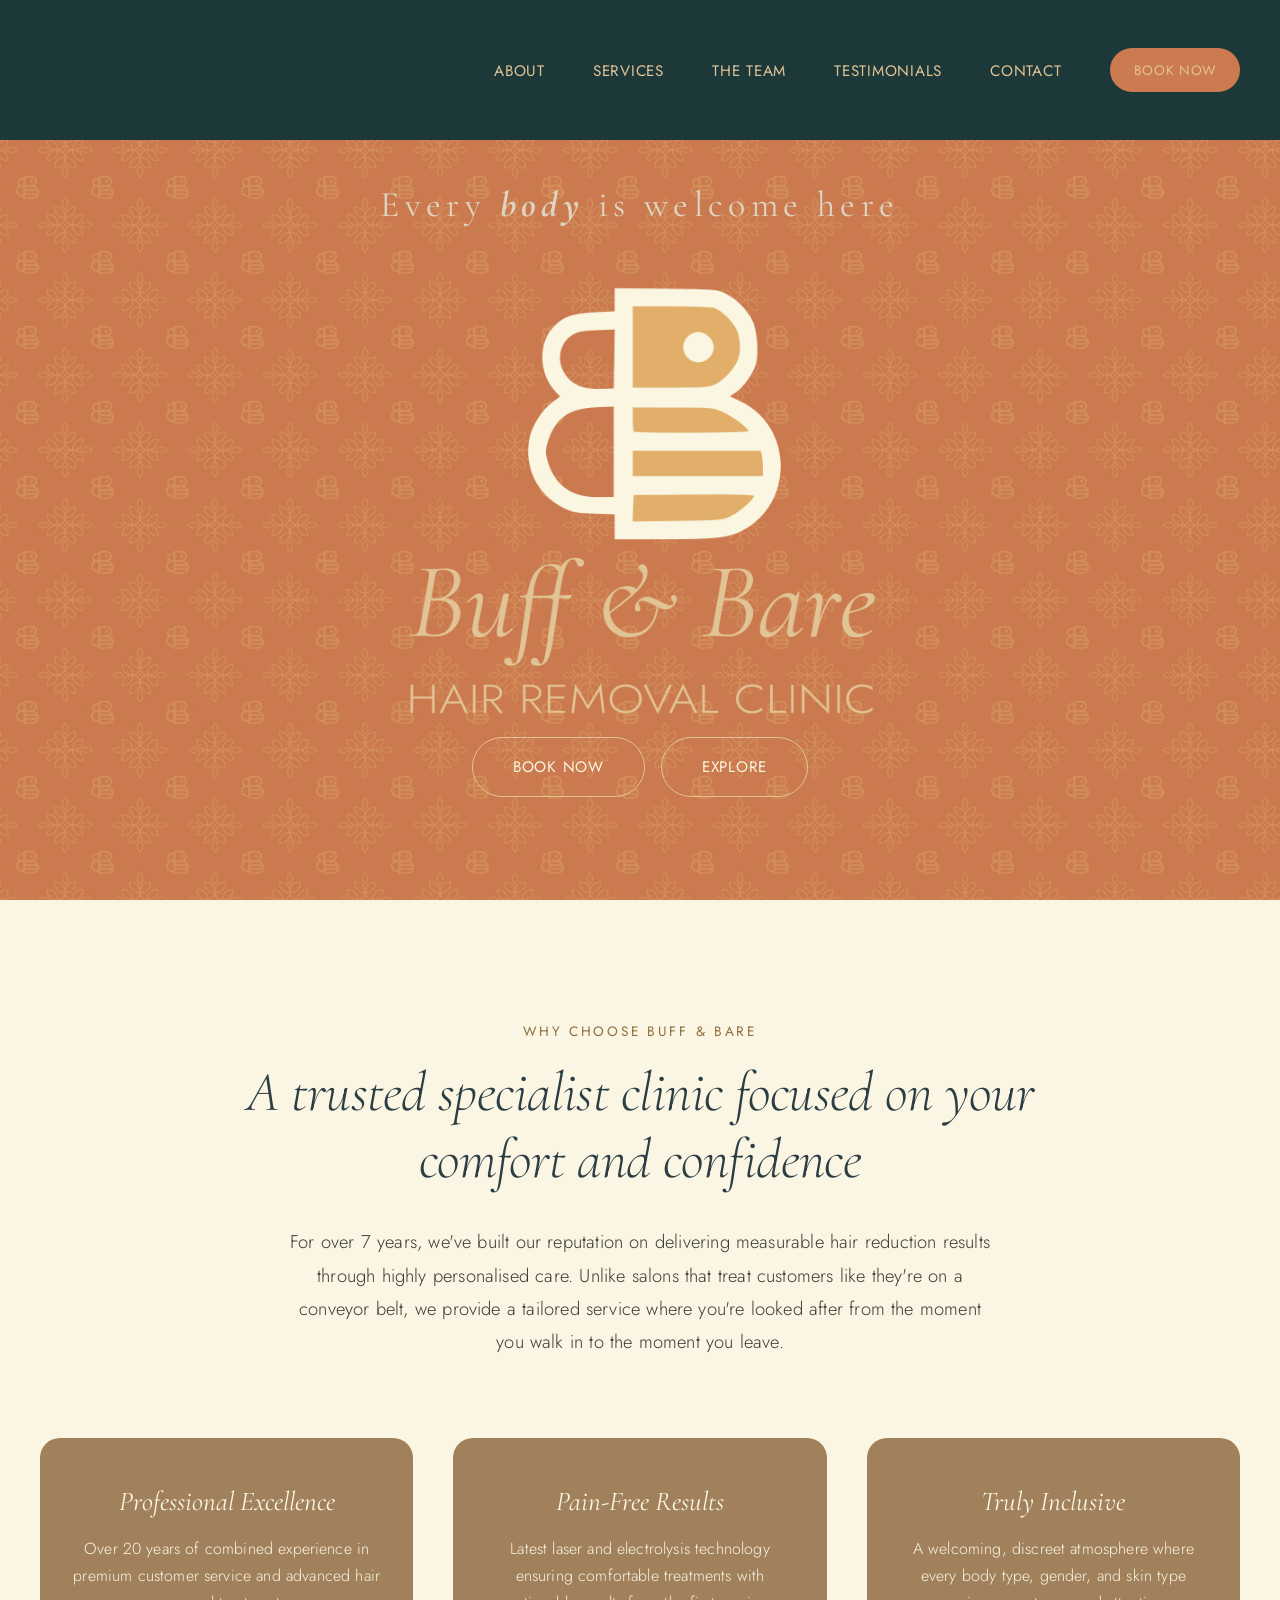
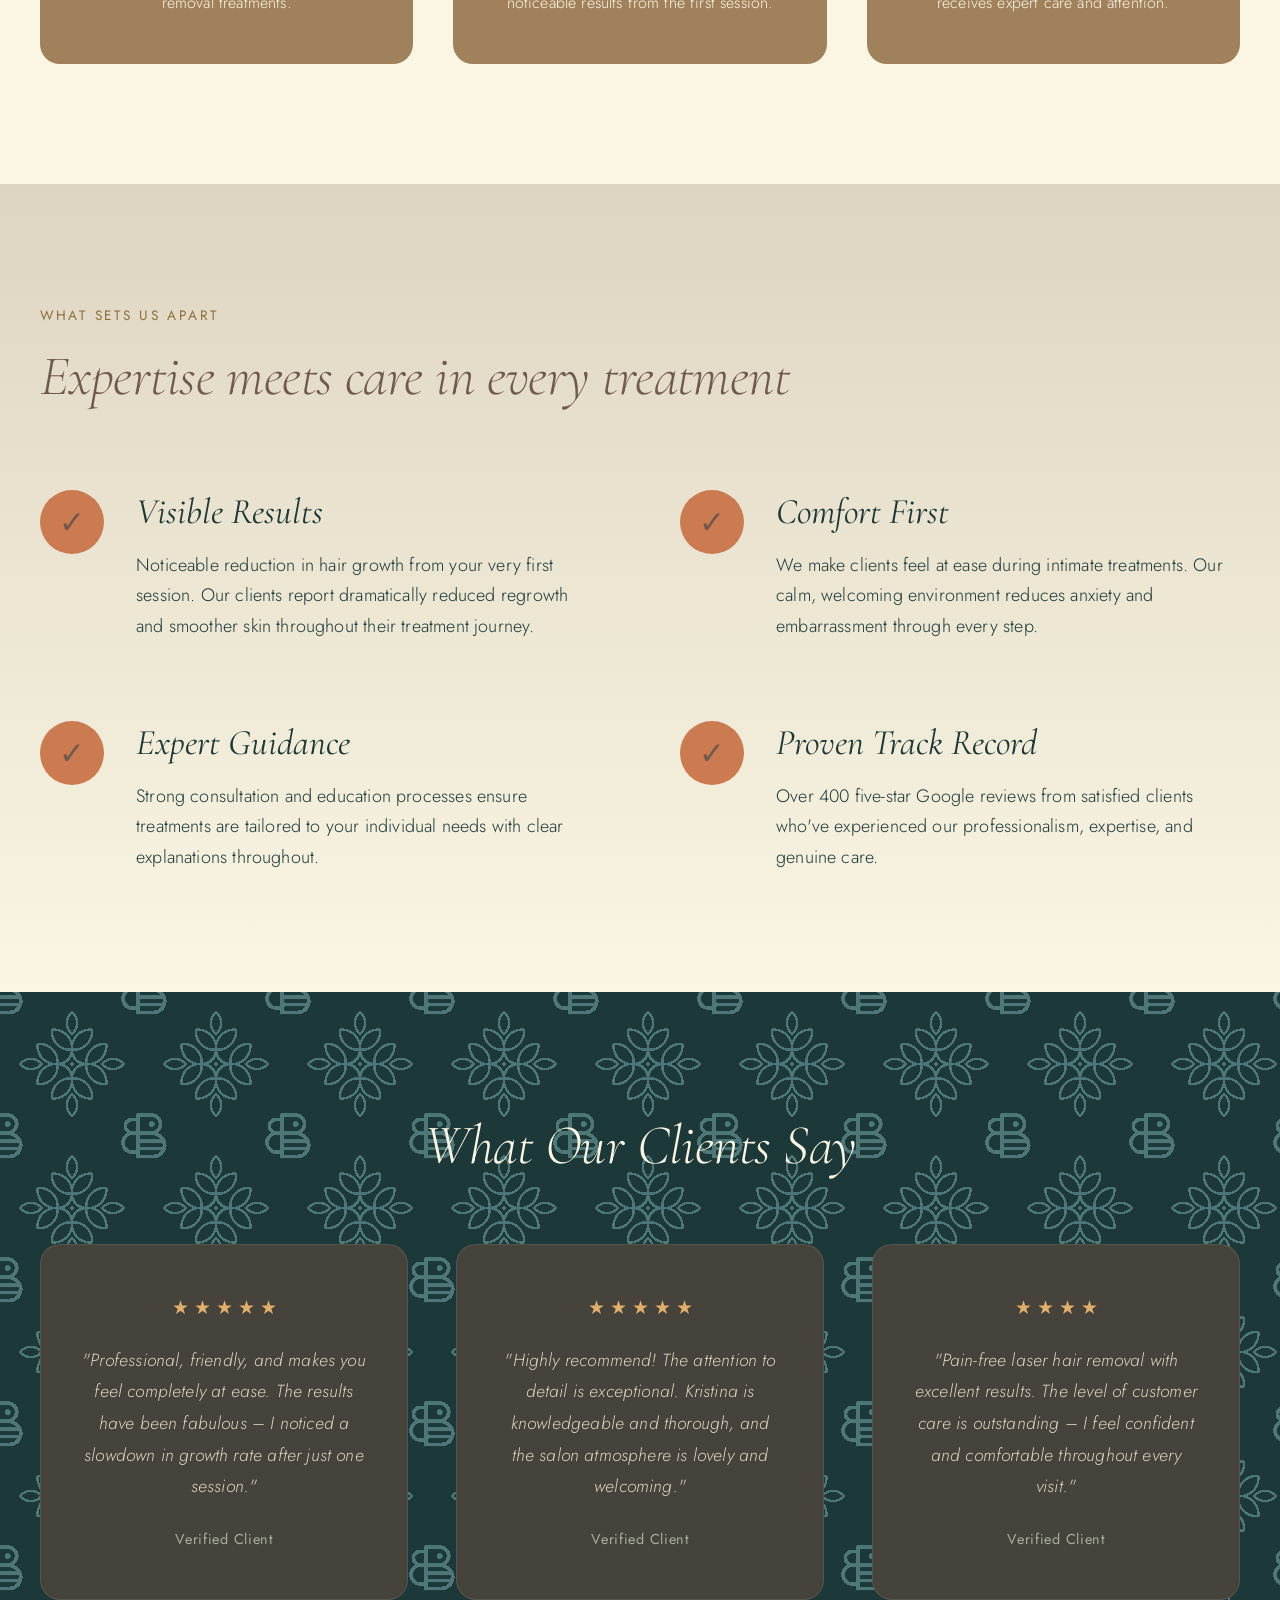
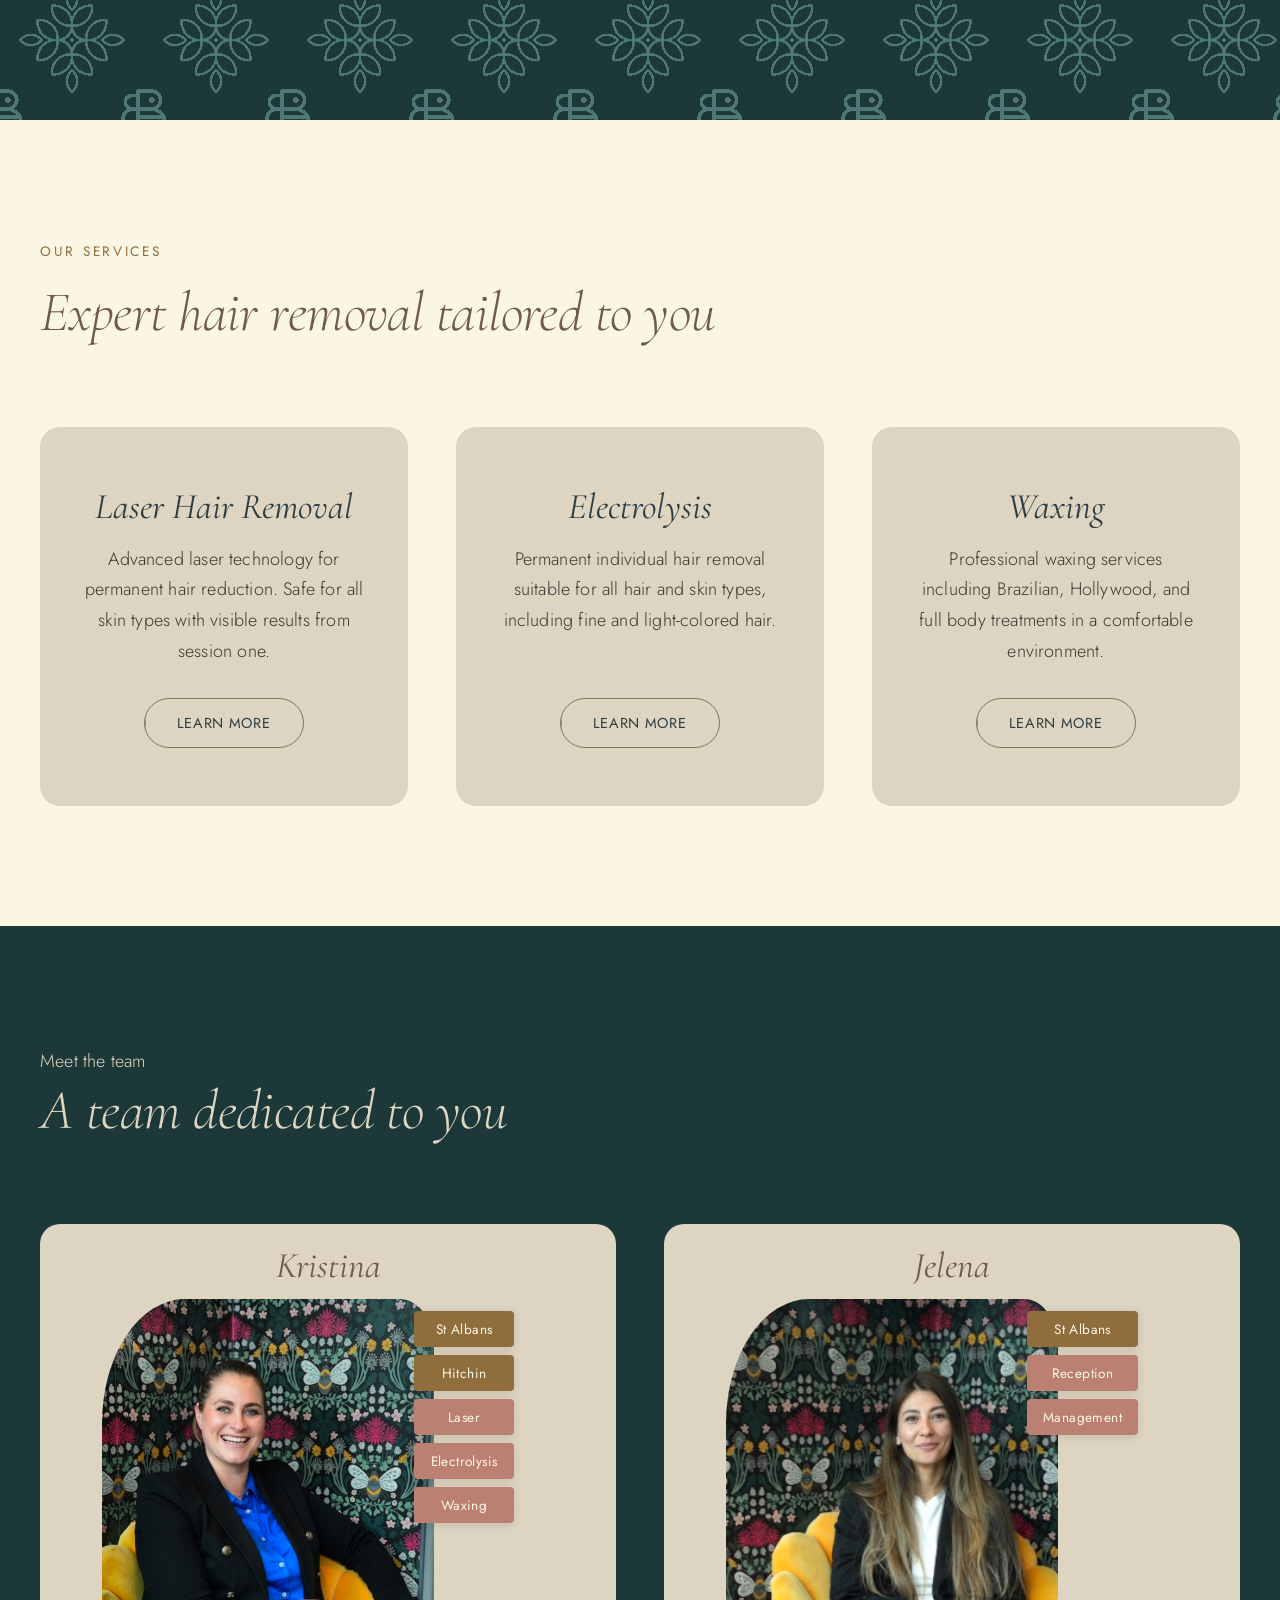
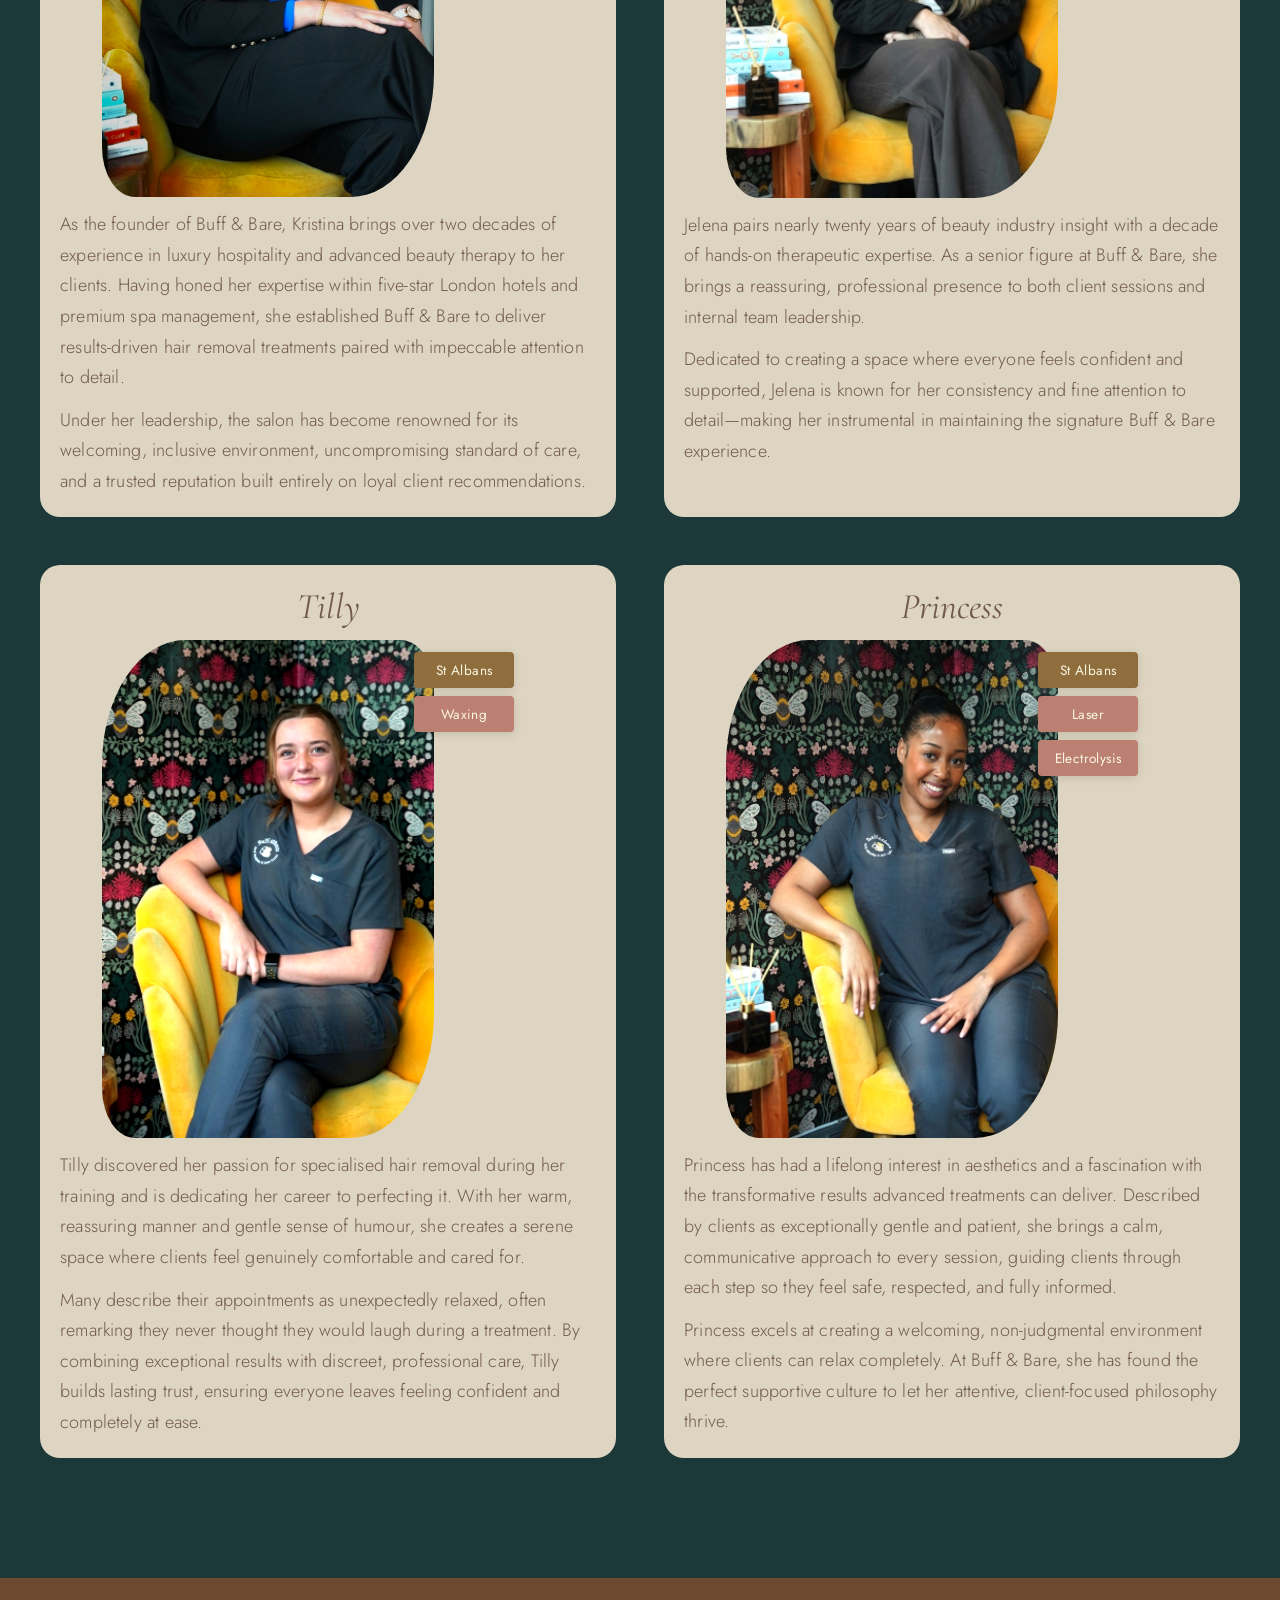
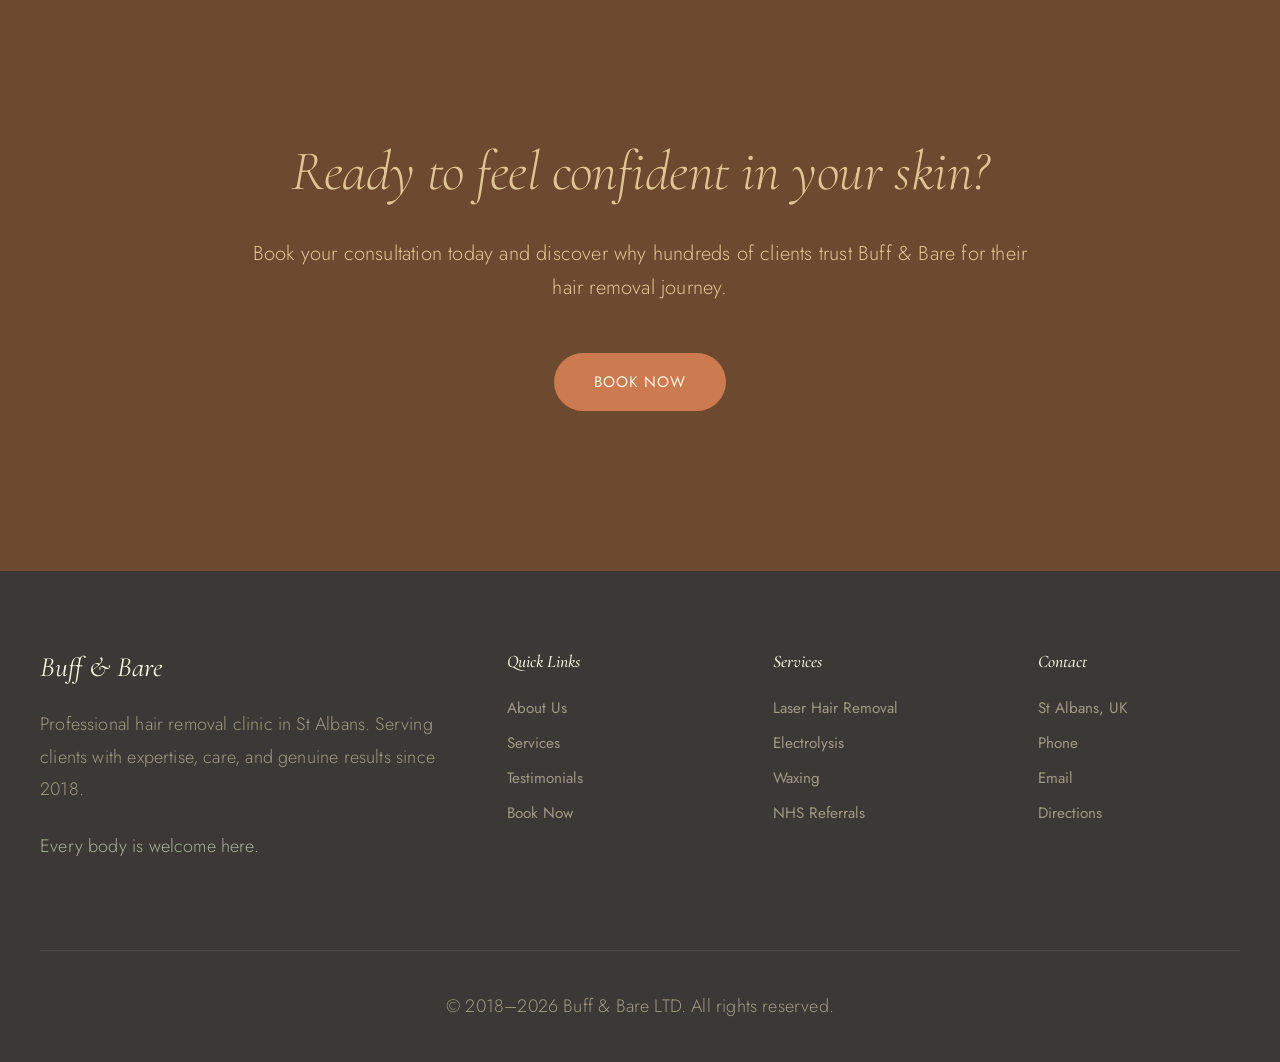
<file: index.html>
<!DOCTYPE html>
<html lang="en">
<head>
    <meta charset="UTF-8">
    <meta name="viewport" content="width=device-width, initial-scale=1.0">
    <title>Buff & Bare | Hair Removal Clinic | St Albans & Hitchin</title>
    <link rel="preconnect" href="https://fonts.googleapis.com">
    <link rel="preconnect" href="https://fonts.gstatic.com" crossorigin>
    <link href="https://fonts.googleapis.com/css2?family=Cormorant+Garamond:ital,wght@1,400...600&family=Jost:ital,wght@0,100..900;1,100..900&display=swap" rel="stylesheet">
    <link rel="stylesheet" href="main.css">
    
</head>
<body>
    <!-- Header -->

     <header id="header">
        <nav>
            <img src="./images/logo.png" alt="Buff & Bare" class="logo nav-logo">
            <ul class="nav-links" id="navLinks">
                <li><a href="index.html#about">About</a></li>
                <li class="has-submenu">
                    <a href="index.html#services">Services</a>
                    <ul class="submenu">
                        <li><a href="services.html#laser">Laser Hair Removal</a></li>
                        <li><a href="services.html#electrolysis">Electrolysis</a></li>
                        <li><a href="services.html#waxing">Waxing</a></li>
                    </ul>
                </li>
                <li><a href="index.html#team">The Team</a></li>
                <li><a href="index.html#testimonials">Testimonials</a></li>
                <li><a href="index.html#contact">Contact</a></li>
                <li><a href="index.html#book" class="btn btn-primary" style="font-size: 0.85rem; padding: 12px 24px; display: inline-flex; align-items: center;"><span>Book Now</span></a></li>
            </ul>
            <div class="hamburger" id="hamburger">
                <span></span>
                <span></span>
                <span></span>
            </div>
        </nav>
    </header>

    <!-- Hero Section -->
<section class="hero" id="home">
    <div class="hero-content">
        <p class="hero-tagline">Every <b><i>body</i></b> is welcome here</p>
        <div class="hero-logo">
            <img src="./images/logo.png" alt="Buff & Bare" style="width:90%;height:90%;">
        </div>
<!--            <p class="hero-tagline" style="color: var(--tagline)">Every <i>body</i> is welcome here</p>
            <h1>Professional Hair Removal You Can Trust</h1>
            <p style="color:var(--tagline)">Laser hair removal, electrolysis, and waxing delivered with expertise, care, and genuine results. All body types, genders, and skin types treated with confidence and respect.</p>-->
            <div style="display: flex; gap: 16px; flex-wrap: wrap; justify-content: center;">
                <a href="#book" class="btn btn-secondary"><span>Book now</span></a>
                <a href="#services" class="btn btn-secondary"><span>Explore</span></a>
<!--            </div>-->
    </div>
</section>

    <!-- Value Proposition -->
    <section class="value-prop" id="about">
        <div class="value-prop-content">
            <p class="section-label">Why Choose Buff & Bare</p>
            <h2>A trusted specialist clinic focused on your comfort and confidence</h2>
            <p class="value-prop-text">For over 7 years, we've built our reputation on delivering measurable hair reduction results through highly personalised care. Unlike salons that treat customers like they're on a conveyor belt, we provide a tailored service where you're looked after from the moment you walk in to the moment you leave.</p>
            
            <div class="value-cards">
                <div class="value-card animate-on-scroll">
                    <h3>Professional Excellence</h3>
                    <p>Over 20 years of combined experience in premium customer service and advanced hair removal treatments.</p>
                </div>
                <div class="value-card animate-on-scroll" style="animation-delay: 0.1s;">
                    <h3>Pain-Free Results</h3>
                    <p>Latest laser and electrolysis technology ensuring comfortable treatments with noticeable results from the first session.</p>
                </div>
                <div class="value-card animate-on-scroll" style="animation-delay: 0.2s;">
                    <h3>Truly Inclusive</h3>
                    <p>A welcoming, discreet atmosphere where every body type, gender, and skin type receives expert care and attention.</p>
                </div>
            </div>
        </div>
    </section>

    <!-- Features -->
    <section class="features">
        <div class="features-content">
            <p class="section-label">What Sets Us Apart</p>
            <h2>Expertise meets care in every treatment</h2>
            
            <div class="features-grid">
                <div class="feature-item animate-on-scroll">
                    <div class="feature-icon">✓</div>
                    <div class="feature-text">
                        <h3>Visible Results</h3>
                        <p>Noticeable reduction in hair growth from your very first session. Our clients report dramatically reduced regrowth and smoother skin throughout their treatment journey.</p>
                    </div>
                </div>
                
                <div class="feature-item animate-on-scroll">
                    <div class="feature-icon">✓</div>
                    <div class="feature-text">
                        <h3>Comfort First</h3>
                        <p>We make clients feel at ease during intimate treatments. Our calm, welcoming environment reduces anxiety and embarrassment through every step.</p>
                    </div>
                </div>
                
                <div class="feature-item animate-on-scroll">
                    <div class="feature-icon">✓</div>
                    <div class="feature-text">
                        <h3>Expert Guidance</h3>
                        <p>Strong consultation and education processes ensure treatments are tailored to your individual needs with clear explanations throughout.</p>
                    </div>
                </div>
                
                <div class="feature-item animate-on-scroll">
                    <div class="feature-icon">✓</div>
                    <div class="feature-text">
                        <h3>Proven Track Record</h3>
                        <p>Over 400 five-star Google reviews from satisfied clients who've experienced our professionalism, expertise, and genuine care.</p>
                    </div>
                </div>
            </div>
        </div>
    </section>

    <!-- Social Proof -->
    <section class="social-proof" id="testimonials">
        <div class="social-proof-content">
            <h2>What Our Clients Say</h2>
            
            <div class="testimonials">
                <div class="testimonial animate-on-scroll">
                    <div class="rating">
                        <span class="star">★</span>
                        <span class="star">★</span>
                        <span class="star">★</span>
                        <span class="star">★</span>
                        <span class="star">★</span>
                    </div>
                    <p class="testimonial-text">"Professional, friendly, and makes you feel completely at ease. The results have been fabulous – I noticed a slowdown in growth rate after just one session."</p>
                    <p class="testimonial-author">Verified Client</p>
                </div>
                
                <div class="testimonial animate-on-scroll" style="animation-delay: 0.1s;">
                    <div class="rating">
                        <span class="star">★</span>
                        <span class="star">★</span>
                        <span class="star">★</span>
                        <span class="star">★</span>
                        <span class="star">★</span>
                    </div>
                    <p class="testimonial-text">"Highly recommend! The attention to detail is exceptional. Kristina is knowledgeable and thorough, and the salon atmosphere is lovely and welcoming."</p>
                    <p class="testimonial-author">Verified Client</p>
                </div>
                
                <div class="testimonial animate-on-scroll" style="animation-delay: 0.2s;">
                    <div class="rating">
                        <span class="star">★</span>
                        <span class="star">★</span>
                        <span class="star">★</span>
                        <span class="star">★</span>
                    </div>
                    <p class="testimonial-text">"Pain-free laser hair removal with excellent results. The level of customer care is outstanding – I feel confident and comfortable throughout every visit."</p>
                    <p class="testimonial-author">Verified Client</p>
                </div>
            </div>
        </div>
    </section>

    <!-- Services Overview -->
    <section class="services" id="services">
        <div class="services-content">
            <p class="section-label">Our Services</p>
            <h2>Expert hair removal tailored to you</h2>
		<div class="services-grid">
		    <div class="service-card animate-on-scroll">
		        <!-- <span class="service-badge">Most Popular</span>-->
		        <h3>Laser Hair Removal</h3>
		        <p>Advanced laser technology for permanent hair reduction. Safe for all skin types with visible results from session one.</p>
		        <a href="services.html#laser" class="btn btn-secondary" style="padding: 14px 32px; font-size: 0.9rem;">Learn More</a>
		    </div>
		    
		    <div class="service-card animate-on-scroll" style="animation-delay: 0.1s;">
		        <!--<span class="service-badge" style="visibility: hidden; opacity: 0;">Placeholder</span>-->
		        <h3>Electrolysis</h3>
		        <p>Permanent individual hair removal suitable for all hair and skin types, including fine and light-colored hair.</p>
		        <a href="#book" class="btn btn-secondary" style="padding: 14px 32px; font-size: 0.9rem;">Learn More</a>
		    </div>
		    
		    <div class="service-card animate-on-scroll" style="animation-delay: 0.2s;">
		        <!--<span class="service-badge" style="visibility: hidden; opacity: 0;">Placeholder</span>-->
		        <h3>Waxing</h3>
		        <p>Professional waxing services including Brazilian, Hollywood, and full body treatments in a comfortable environment.</p>
		        <a href="#book" class="btn btn-secondary" style="padding: 14px 32px; font-size: 0.9rem;">Learn More</a>
		    </div>
		</div>            
        </div>
    </section>

    <!-- Team Overview -->
    <section class="team" id="team">
        <div class="team-content">
            <p class="team-label">Meet the team</p>
            <h2 style="color: var(--gb-taupe-twist)">A team dedicated to you</h2>
		<div class="team-grid">
<div class="team-card animate-on-scroll" style="animation-delay: 0.1s;">
            <h3>Kristina</h3>
            <div class="team-image-wrapper">
                <img src="./images/kristina.png" alt="Kristina" width="332" height="498" style="border-radius: 25% 10%;">
                <div class="team-badges">
                    <!-- Location badges -->
                    <span class="team-badge location">St Albans</span>
                    <span class="team-badge location">Hitchin</span>
                    <!-- Service badges -->
                    <span class="team-badge service">Laser</span>
                    <span class="team-badge service">Electrolysis</span>
                    <span class="team-badge service">Waxing</span>
                </div>
            </div>
		        <p>As the founder of Buff & Bare, Kristina brings over two decades of experience in luxury hospitality and advanced beauty therapy to her clients. Having honed her expertise within five-star London hotels and premium spa management, she established Buff & Bare to deliver results-driven hair removal treatments paired with impeccable attention to detail. </p><p>Under her leadership, the salon has become renowned for its welcoming, inclusive environment, uncompromising standard of care, and a trusted reputation built entirely on loyal client recommendations.</p>
		    </div>
		    
<div class="team-card animate-on-scroll" style="animation-delay: 0.1s;">
            <h3>Jelena</h3>
            <div class="team-image-wrapper">
                <img src="./images/jelena.png" alt="Jelena" width="332" height="498" style="border-radius: 25% 10%;">
                <div class="team-badges">
                    <!-- Location badges -->
                    <span class="team-badge location">St Albans</span>
                    <!-- Service badges -->
                    <span class="team-badge service">Reception</span>
                    <span class="team-badge service">Management</span>
                </div>
            </div>
		        <p>Jelena pairs nearly twenty years of beauty industry insight with a decade of hands-on therapeutic expertise. As a senior figure at Buff & Bare, she brings a reassuring, professional presence to both client sessions and internal team leadership. </p><p>Dedicated to creating a space where everyone feels confident and supported, Jelena is known for her consistency and fine attention to detail—making her instrumental in maintaining the signature Buff & Bare experience.</p>
		    </div>
		    
<div class="team-card animate-on-scroll" style="animation-delay: 0.1s;">
            <h3>Tilly</h3>
            <div class="team-image-wrapper">
                <img src="./images/tilly.png" alt="Tilly" width="332" height="498" style="border-radius: 25% 10%;">
                <div class="team-badges">
                    <!-- Location badges -->
                    <span class="team-badge location">St Albans</span>
                    <!-- Service badges -->
                    <span class="team-badge service">Waxing</span>
                </div>
            </div>
		        <p>Tilly discovered her passion for specialised hair removal during her training and is dedicating her career to perfecting it. With her warm, reassuring manner and gentle sense of humour, she creates a serene space where clients feel genuinely comfortable and cared for.</p><p> Many describe their appointments as unexpectedly relaxed, often remarking they never thought they would laugh during a treatment. By combining exceptional results with discreet, professional care, Tilly builds lasting trust, ensuring everyone leaves feeling confident and completely at ease.</p>
		    </div>
<div class="team-card animate-on-scroll" style="animation-delay: 0.1s;">
            <h3>Princess</h3>
            <div class="team-image-wrapper">
                <img src="./images/princess.png" alt="Princess" width="332" height="498" style="border-radius: 25% 10%;">
                <div class="team-badges">
                    <!-- Location badges -->
                    <span class="team-badge location">St Albans</span>
                    <!-- Service badges -->
                    <span class="team-badge service">Laser</span>
                    <span class="team-badge service">Electrolysis</span>
                </div>
            </div>
		        <p>Princess has had a lifelong interest in aesthetics and a fascination with the transformative results advanced treatments can deliver. Described by clients as exceptionally gentle and patient, she brings a calm, communicative approach to every session, guiding clients through each step so they feel safe, respected, and fully informed. </p><p>Princess excels at creating a welcoming, non-judgmental environment where clients can relax completely. At Buff & Bare, she has found the perfect supportive culture to let her attentive, client-focused philosophy thrive.</p>
		    </div>
		</div>            
        </div>
    </section>

    <!-- CTA Section -->
    <section class="cta" id="book">
        <div class="cta-content">
            <h2>Ready to feel confident in your skin?</h2>
            <p>Book your consultation today and discover why hundreds of clients trust Buff & Bare for their hair removal journey.</p>
            <a href="#" class="btn btn-primary"><span>Book now</span></a>
        </div>
    </section>

    <!-- Footer -->

 <footer id="contact">
        <div class="footer-content">
            <div class="footer-brand">
                <h3>Buff & Bare</h3>
                <p>Professional hair removal clinic in St Albans. Serving clients with expertise, care, and genuine results since 2018.</p>
                <p style="margin-top: 24px; color: var(--eucalyptus);">Every body is welcome here.</p>
            </div>
            
            <div class="footer-column">
                <h4>Quick Links</h4>
                <ul class="footer-links">
                    <li><a href="#about">About Us</a></li>
                    <li><a href="#services">Services</a></li>
                    <li><a href="#testimonials">Testimonials</a></li>
                    <li><a href="#book">Book Now</a></li>
                </ul>
            </div>
            
            <div class="footer-column">
                <h4>Services</h4>
                <ul class="footer-links">
                    <li><a href="#services">Laser Hair Removal</a></li>
                    <li><a href="#services">Electrolysis</a></li>
                    <li><a href="#services">Waxing</a></li>
                    <li><a href="#services">NHS Referrals</a></li>
                </ul>
            </div>
            
            <div class="footer-column">
                <h4>Contact</h4>
                <ul class="footer-links">
                    <li><a href="#">St Albans, UK</a></li>
                    <li><a href="tel:">Phone</a></li>
                    <li><a href="mailto:">Email</a></li>
                    <li><a href="#">Directions</a></li>
                </ul>
            </div>
        </div>
        
        <div class="footer-bottom">
            <p>&copy; 2018–<span id="copyright-year"></span> Buff & Bare LTD.  All rights reserved.</p>
        </div>
    </footer>
     <!-- <div id="footer-placeholder"></div> -->
<script>
        // Header scroll effect
        const header = document.getElementById('header');
        window.addEventListener('scroll', () => {
            if (window.scrollY > 100) {
                header.classList.add('scrolled');
            } else {
                header.classList.remove('scrolled');
            }
        });



        // Scroll animations
        const observerOptions = {
            threshold: 0.15,
            rootMargin: '0px 0px -100px 0px'
        };

        const observer = new IntersectionObserver((entries) => {
            entries.forEach(entry => {
                if (entry.isIntersecting) {
                    entry.target.classList.add('visible');
                }
            });
        }, observerOptions);

        // Observe all animated elements
        document.querySelectorAll('.animate-on-scroll, .value-card, .feature-item, .testimonial, .service-card').forEach(el => {
            observer.observe(el);
        });

        // Smooth scroll for anchor links
        document.querySelectorAll('a[href^="#"]').forEach(anchor => {
            anchor.addEventListener('click', function (e) {
                e.preventDefault();
                const target = document.querySelector(this.getAttribute('href'));
                if (target) {
                    const offsetTop = target.offsetTop - 80;
                    window.scrollTo({
                        top: offsetTop,
                        behavior: 'smooth'
                    });
                }
            });
        });





 // Mobile submenu toggle
document.addEventListener('DOMContentLoaded', function() {
    const hamburger = document.getElementById('hamburger');
    const navLinks = document.getElementById('navLinks');
    const hasSubmenuItems = document.querySelectorAll('.has-submenu');
    
    // Hamburger toggle
    hamburger.addEventListener('click', function() {
        hamburger.classList.toggle('active');
        navLinks.classList.toggle('active');
    });

    // Mobile submenu handling
    hasSubmenuItems.forEach(item => {
        const link = item.querySelector('a');
        const submenu = item.querySelector('.submenu');
        
        link.addEventListener('click', function(e) {
            // Only prevent default and toggle on mobile
            if (window.innerWidth <= 768) {
                e.preventDefault();
                item.classList.toggle('active');
                
                // Close other open submenus
                hasSubmenuItems.forEach(otherItem => {
                    if (otherItem !== item) {
                        otherItem.classList.remove('active');
                    }
                });
            }
        });
    });

    // Close menu when clicking submenu items (not parent items)
    const submenuLinks = document.querySelectorAll('.submenu a');
    submenuLinks.forEach(link => {
        link.addEventListener('click', function() {
            if (window.innerWidth <= 768) {
                hamburger.classList.remove('active');
                navLinks.classList.remove('active');
                // Also close the submenu
                hasSubmenuItems.forEach(item => {
                    item.classList.remove('active');
                });
            }
        });
    });

    // Close menu when clicking regular nav items (without submenus)
    const regularNavLinks = document.querySelectorAll('.nav-links > li:not(.has-submenu) > a');
    regularNavLinks.forEach(link => {
        link.addEventListener('click', function() {
            if (window.innerWidth <= 768) {
                hamburger.classList.remove('active');
                navLinks.classList.remove('active');
            }
        });
    });
});




    //Keep Copyright information up-to-date    

    document.getElementById('copyright-year').textContent = new Date().getFullYear();


// Run everything when the DOM structure is ready
window.addEventListener('DOMContentLoaded', initSite);
        </script>
    
</body>
</html>
</file>
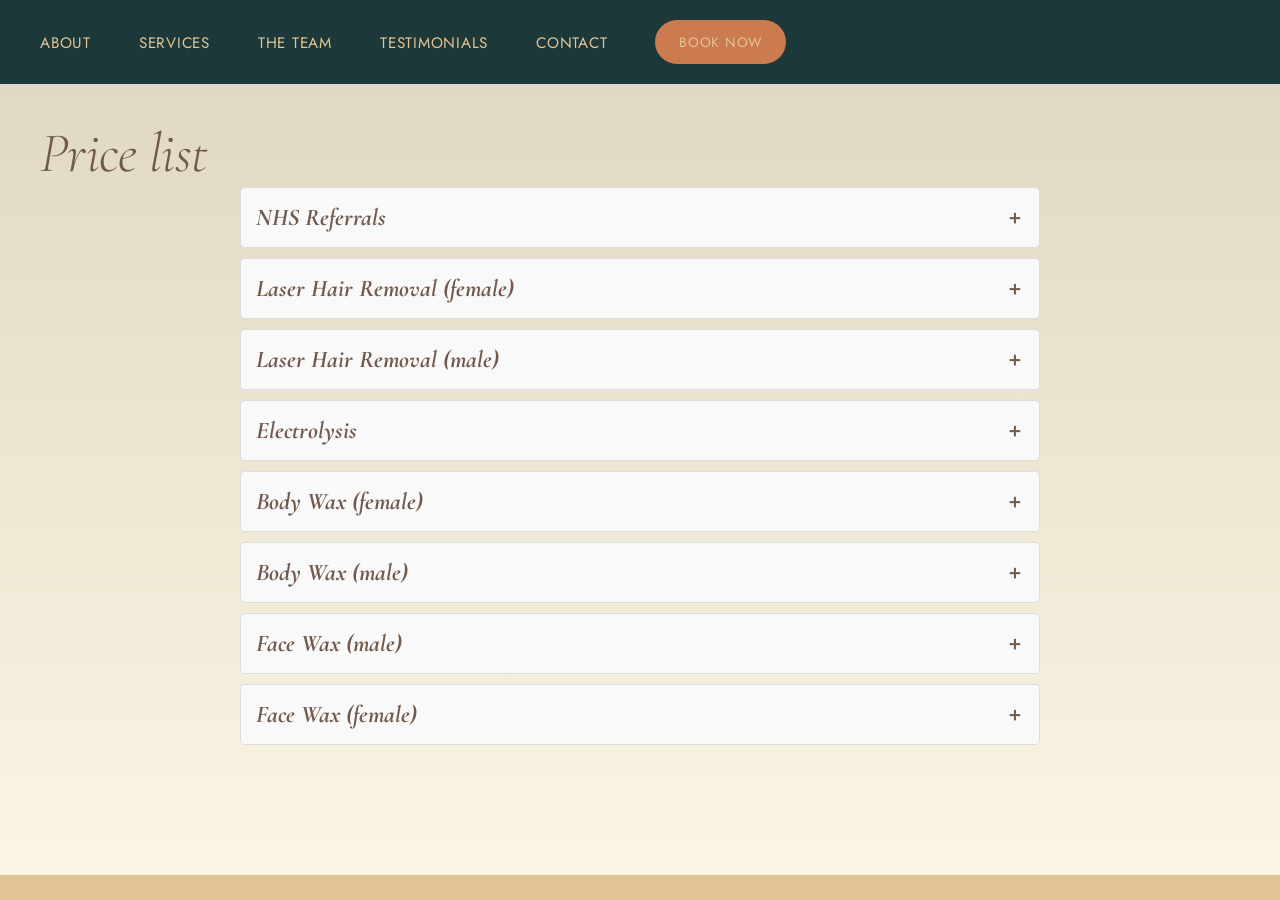
<file: price.html>
<!DOCTYPE html>
<html lang="en">
<head>
     <meta charset="UTF-8">
    <meta name="viewport" content="width=device-width, initial-scale=1.0">
    <title>Buff & Bare | Hair Removal Clinic | St Albans & Hitchin</title>
    <link rel="preconnect" href="https://fonts.googleapis.com">
    <link rel="preconnect" href="https://fonts.gstatic.com" crossorigin>
    <link href="https://fonts.googleapis.com/css2?family=Cormorant+Garamond:ital,wght@1,400...600&family=Jost:ital,wght@0,100..900;1,100..900&display=swap" rel="stylesheet">
    <link rel="stylesheet" href="main.css">
    <style>
	.accordion-container { max-width: 800px; margin: 0 auto; font-family: 'Cormorant Garamond',serif; font-size:24px; font-style: italic;}
	details { margin-bottom: 10px; border: 1px solid #ddd; border-radius: 5px; overflow: hidden; }
	summary { padding: 15px; cursor: pointer; font-weight: bold; background: #f9f9f9; list-style: none; display: flex; justify-content: space-between; align-items: center; }

	summary::after { content: '＋'; font-size: 0.8em; font-style: normal;}
	details[open] summary::after { content: '－'; }

	.table-wrapper { overflow-x: auto; padding: 10px; }
	table { width: 100%; border-collapse: collapse; margin-top: 10px; }
	th, td { padding: 10px; text-align: left; border-bottom: 1px solid #eee; font-family: 'Jost', sans-serif; font-style: normal;font-size:0.8em;}
	th { background: #f4f4f4; }
    </style>
</head>
<body>
    <header id="header">
        <nav>
            <!--<img src="B&B new logo.png" alt="Buff & Bare" class="logo">-->
            <ul class="nav-links" id="navLinks">
                <li><a href="index.html#about">About</a></li>
                <li><a href="index.html#services">Services</a></li>
                <li><a href="index.html#team">The Team</a></li>
                <li><a href="index.html#testimonials">Testimonials</a></li>
                <li><a href="index.html#contact">Contact</a></li>
                <li><a href="index.html#book" class="btn btn-primary" style="font-size: 0.85rem; padding: 12px 24px; display: inline-flex; align-items: center;"><span>Book Now</span></a></li>
            </ul>
            <div class="hamburger" id="hamburger">
                <span></span>
                <span></span>
                <span></span>
            </div>
        </nav>
    </header>
    <section class="features" id="pricing">
        <div class="features-content">
            <h2>Price list</h2>
                <div id="price-list-container" class="accordion-container">
                    <!-- The JavaScript will inject the accordions here -->
                </div>
        </div>
    </section>


</body>
</html>
<script>
async function loadPriceList() {
    try {
        const response = await fetch('price_list.json');
        const data = await response.json();
        
        // Group data by category
        const categories = data.reduce((acc, item) => {
            if (!acc[item.Category]) acc[item.Category] = [];
            acc[item.Category].push(item);
            return acc;
        }, {});

        const container = document.getElementById('price-list-container');

        // Create HTML for each category
        for (const category in categories) {
            const details = document.createElement('details');
            details.setAttribute('name', 'price-group'); // This makes them exclusive

            const summary = document.createElement('summary');
            summary.textContent = category;
            
            const tableWrapper = document.createElement('div');
            tableWrapper.className = 'table-wrapper';
            
            let tableHTML = `<table><thead><tr><th>Service</th><th>Duration</th><th>Cost</th></tr></thead><tbody>`;
            categories[category].forEach(item => {
                tableHTML += `<tr><td>${item.Service}</td><td>${item.Duration}</td><td>${item.Cost}</td></tr>`;
            });
            tableHTML += `</tbody></table>`;
            
            tableWrapper.innerHTML = tableHTML;
            details.appendChild(summary);
            details.appendChild(tableWrapper);
            container.appendChild(details);
        }
    } catch (error) {
        console.error("Error loading price list:", error);
    }
}

loadPriceList();
</script>
</file>
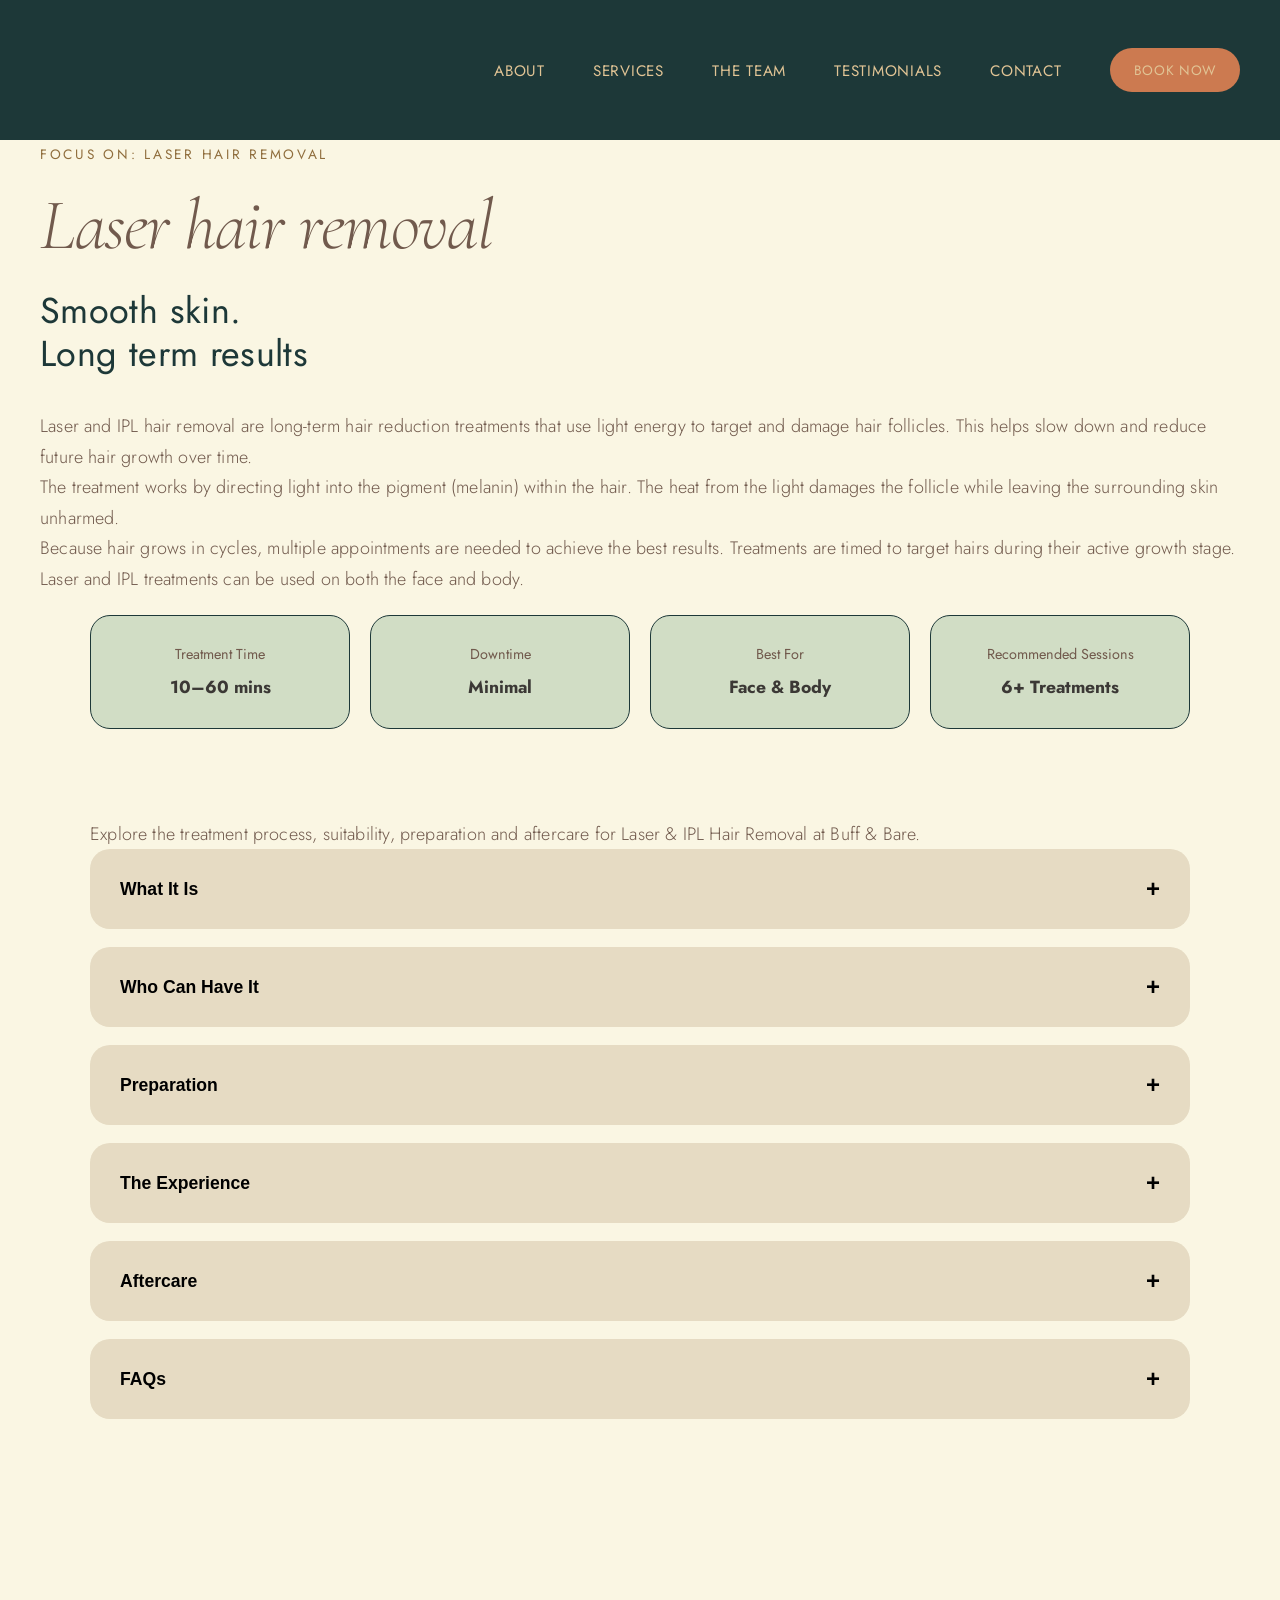
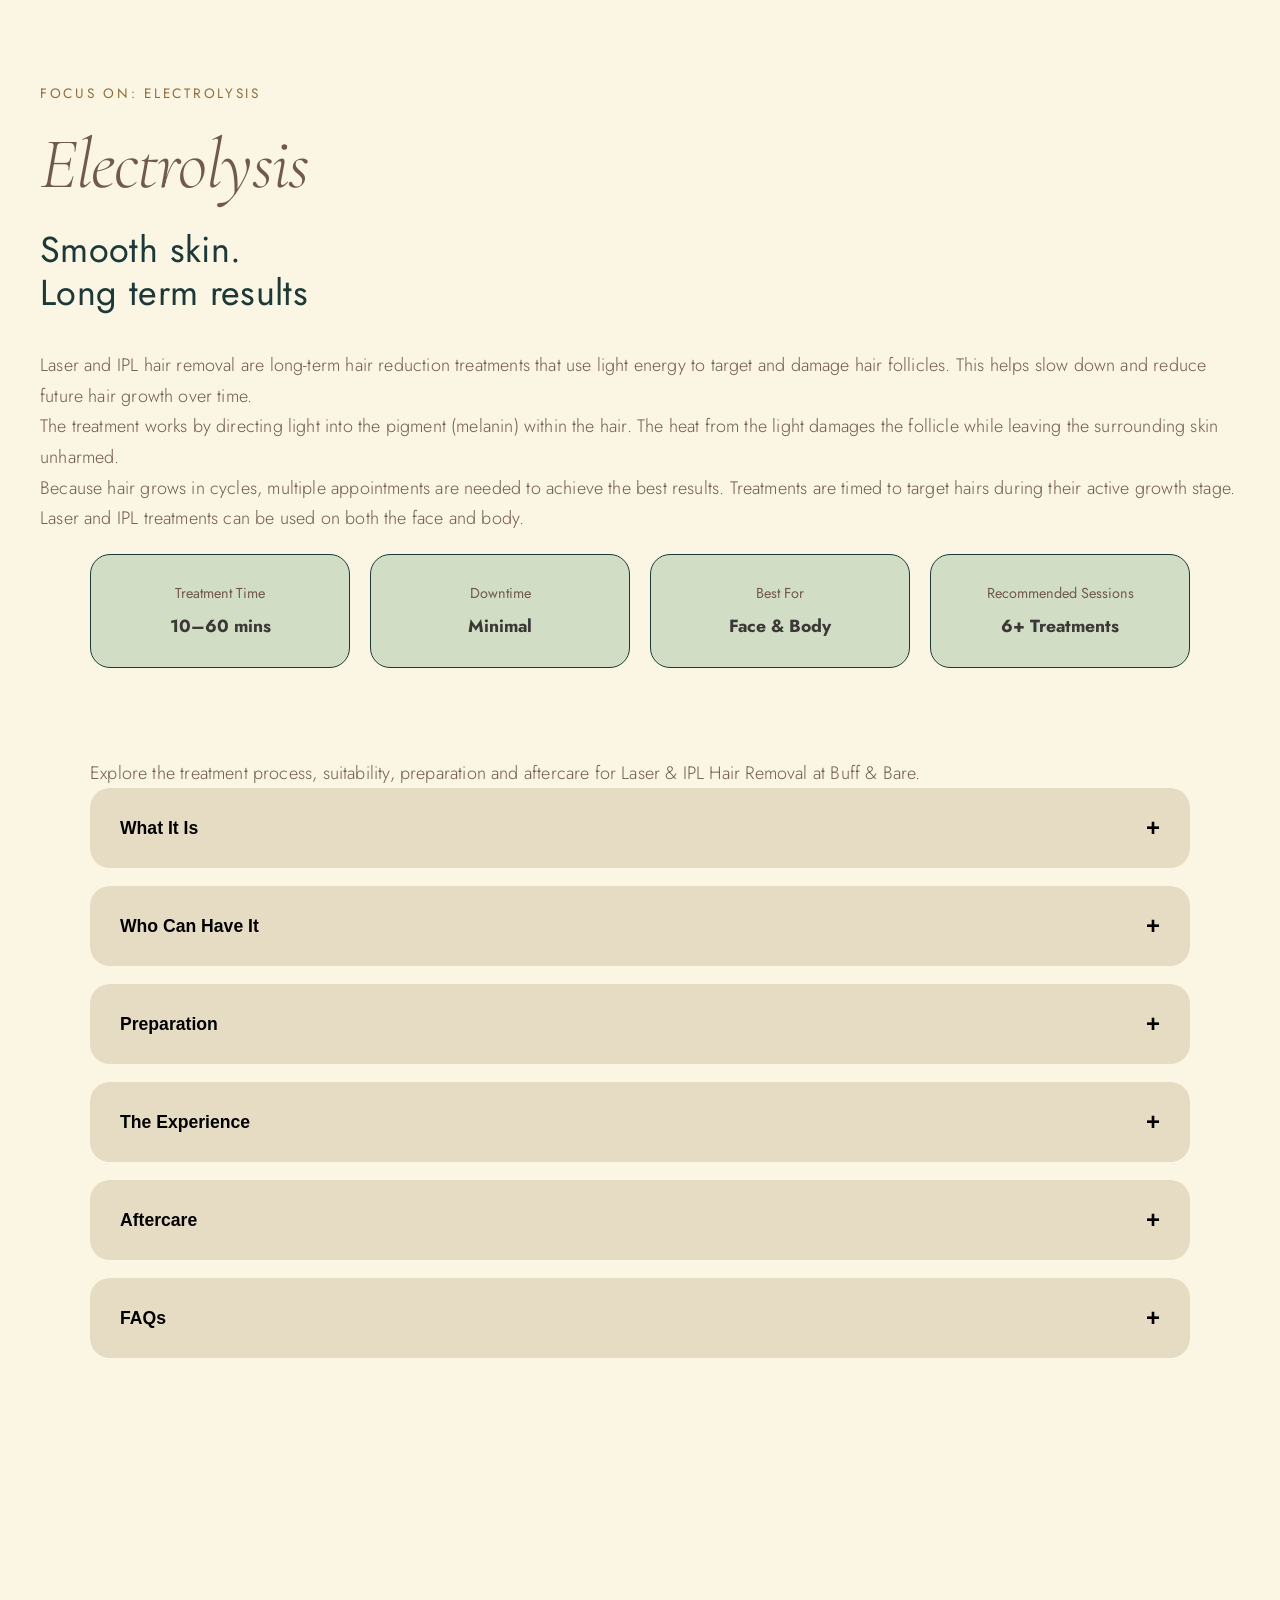
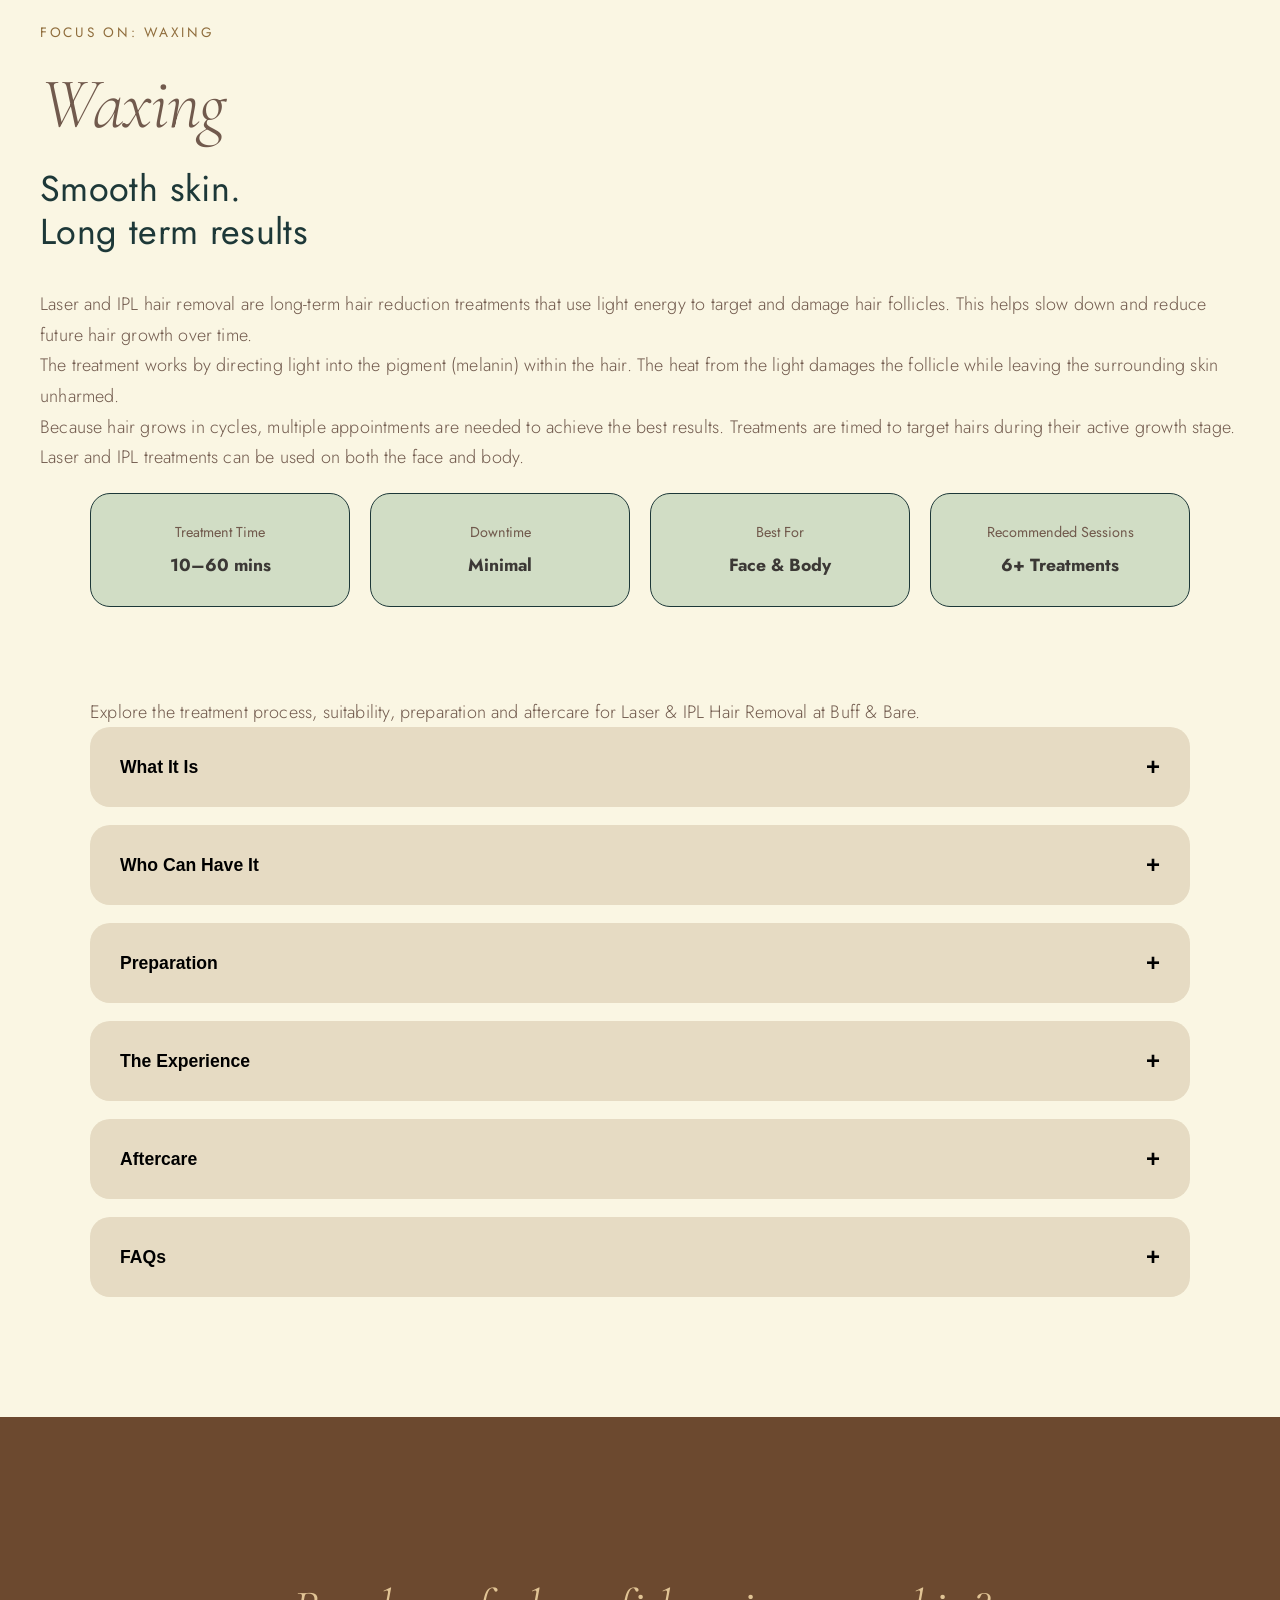
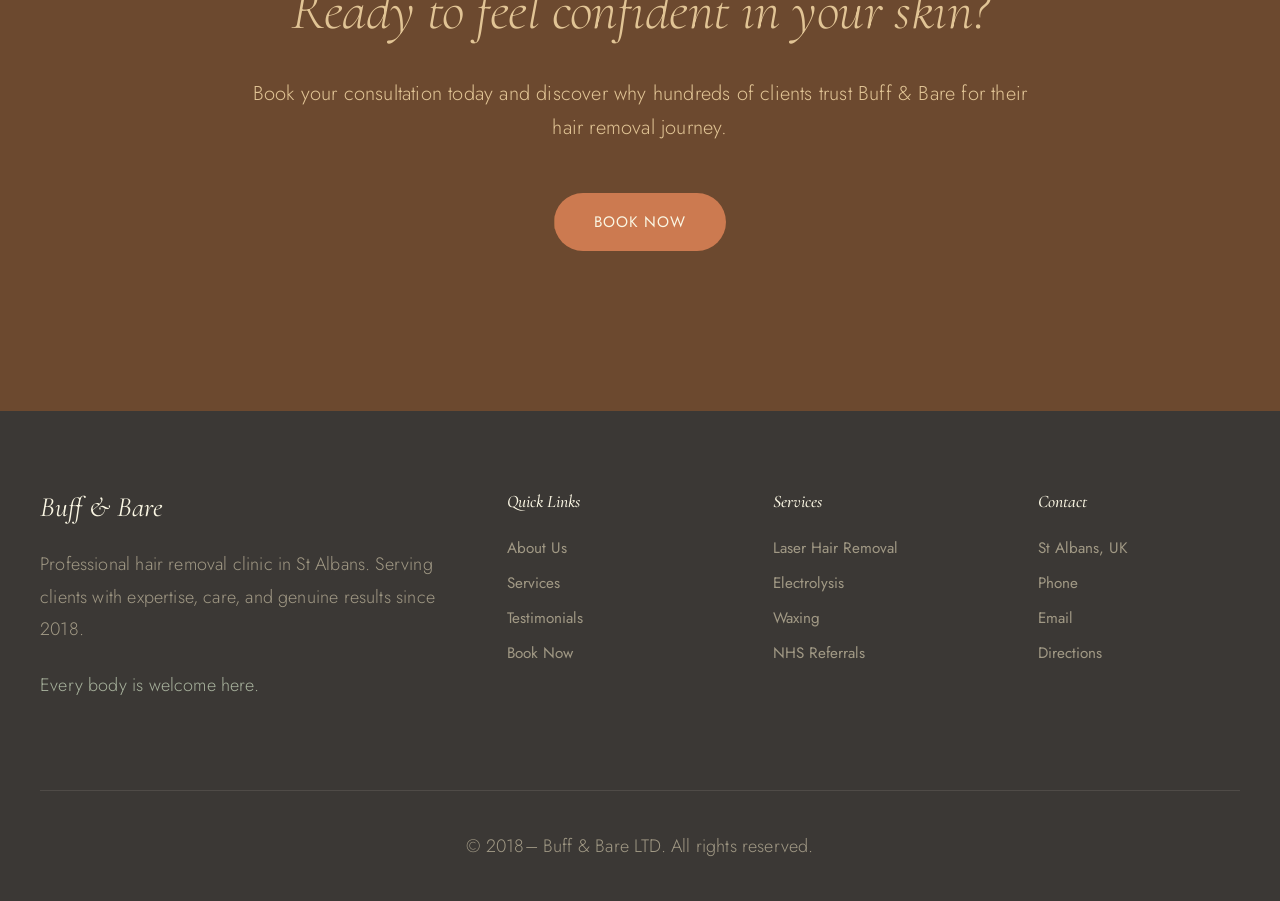
<file: services.html>
<!DOCTYPE html>
<html lang="en">
<head>
    <meta charset="UTF-8">
    <meta name="viewport" content="width=device-width, initial-scale=1.0">
    <title>Buff & Bare | Hair Removal Clinic | St Albans & Hitchin</title>
    <link rel="preconnect" href="https://fonts.googleapis.com">
    <link rel="preconnect" href="https://fonts.gstatic.com" crossorigin>
    <link href="https://fonts.googleapis.com/css2?family=Cormorant+Garamond:ital,wght@1,400...600&family=Jost:ital,wght@0,100..900;1,100..900&display=swap" rel="stylesheet">
    <link rel="stylesheet" href="main.css">
 
<style>

/* ---------- GLOBAL ---------- */
:root {
    --eucalyptus: #A7B19C;
    --light-eucalyptus: #d1ddc5;
    --olive: #717C5F;
    --terracotta: #CC7A50;
    --gb-bedugul: #4E7777;
    --navy: #2C3E44;
    --gb-kiku: #E1c495;
    --nutmeg: #8F6D3C;
    --mushroom: #A19985;
    --golden-sand: #E1AF69;
    --gb-tartan: #D6C5A2;
    --cognac: #6C492F;
    --cream: #FAF6E3;
    --white: #FFFFFF;
    --tagline: var(--white);    
    --gb-taupe-twist: #DDD5C1;
    --gb-elderton: #715A4D;
    --gb-toasted-teacup: #A1805C;
    --gb-petrol: #1D3838;
    --gb-fetish: #46423C;
    --burnt-sienna: #A86D43;
    --dusty-rose: #BC8072;
    --charcoal: #3B3835;
    --warm-ivory: #e6dbc3;
}

.tagline {
    font-size: 36px;/*clamp(0.9rem, 1.5vw, 1.1rem)*/
    /* letter-spacing: 0.15em; */
    color: var(--gb-petrol);
    margin-bottom: 36px;
    font-weight: 400;
    font-family: 'Jost', sans-serif;
    font-style: normal;
    line-height: 1.2;
}
.container{
    width:min(1100px, 92%);
    margin:auto;
    
}

h1 {
    padding-bottom: 20px;

}

/* ---------- QUICK FACTS ---------- */

.facts{
    margin-top:20px;
    margin-bottom:90px;
}

.facts-grid{
    display:grid;
    grid-template-columns:repeat(4,1fr);
    gap:20px;
    text-align: center;
}

.fact-card{
    background:var(--light-eucalyptus);
    padding:28px;
    border-radius: 20px;
    box-shadow:gray;
    border:1px solid var(--gb-petrol);
}

.fact-label{
    font-size:0.9rem;
    color:var(--gb-elderton);
    margin-bottom:10px;
}

.fact-value{
    font-size:1.1rem;
    font-weight:700;
    color:var(--charcoal);
}



/* ---------- ACCORDIONS ---------- */

.accordion-group{
    display:flex;
    flex-direction:column;
    gap:18px;
}

.accordion{
    background:var(--warm-ivory);
    border-radius:20px;
    overflow:hidden;
    /* border:1px solid var(--gb-petrol); */
    box-shadow:var(--shadow);
}

.accordion-header{
    width:100%;
    border:none;
    background:var(--warm-ivory);
    padding:26px 30px;
    text-align:left;
    font-size:1.1rem;
    font-weight:700;
    cursor:pointer;
    display:flex;
    justify-content:space-between;
    align-items:center;
}

.accordion-header span{
    font-size:1.5rem;
    transition:0.3s ease;
}

.accordion-content{
    max-height:0;
    overflow:hidden;
    transition:max-height 0.4s ease;
}

.accordion-inner{
    padding:0 30px 30px;
    color:var(--muted);
}

.accordion-inner p{
    margin-bottom:18px;
}

.accordion-inner .question{
    font-weight: bold;
    margin-bottom: 0px;
}

.accordion-inner ul{
    padding-left:20px;
}

.accordion-inner li{
    margin-bottom:6px;
}


/* ---------- RESPONSIVE ---------- */

@media(max-width:900px){


    .facts-grid{
        grid-template-columns:1fr 1fr;
    }


}

@media(max-width:600px){

    .facts-grid{
        grid-template-columns:1fr 1fr;
        text-align: center;
    }

    .accordion-header{
        padding:22px;
    }

    .accordion-inner{
        padding:0 22px 24px;
    }
}

</style>    
</head>
<body>
    <!-- Header -->
<div id="header-placeholder"></div>

 
    <!-- Services Overview -->
    <section class="services" id="laser">
        <div class="services-content">
            <p class="section-label"><br/>FOCUS ON: LASER HAIR REMOVAL</p>
            <h1>Laser hair removal</h1>
            <p class="tagline">Smooth skin. <br/>Long term results</p>
	
            <p>
            Laser and IPL hair removal are long-term hair reduction treatments that use light energy to target and damage hair follicles. This helps slow down and reduce future hair growth over time.<br/>
            The treatment works by directing light into the pigment (melanin) within the hair. The heat from the light damages the follicle while leaving the surrounding skin unharmed.<br/>
            Because hair grows in cycles, multiple appointments are needed to achieve the best results. Treatments are timed to target hairs during their active growth stage.<br/>
            Laser and IPL treatments can be used on both the face and body.
            </p>
        </div>
        <div class="services-content">
        
                <section class="facts">
                    <div class="container">
                        <div class="facts-grid">
                            <div class="fact-card">
                                <div class="fact-label">Treatment Time</div>
                                <div class="fact-value">10–60 mins</div>
                            </div>
                            <div class="fact-card">
                                <div class="fact-label">Downtime</div>
                                <div class="fact-value">Minimal</div>
                            </div>
                            <div class="fact-card">
                                <div class="fact-label">Best For</div>
                                <div class="fact-value">Face & Body</div>
                            </div>
                            <div class="fact-card">
                                <div class="fact-label">Recommended Sessions</div>
                                <div class="fact-value">6+ Treatments</div>
                            </div>
                        </div>
                    </div>
                </section>
        </div>
 

 <!-- DETAILS -->

<div class="services-content">
    <div class="container">
            <p>Explore the treatment process, suitability, preparation and aftercare for Laser & IPL Hair Removal at Buff & Bare.</p>

        <div class="accordion-group">
            <div class="accordion">
                <button class="accordion-header">What It Is<span>+</span></button>
                <div class="accordion-content">
                    <div class="accordion-inner">
                        <p>Laser and IPL hair removal are long-term hair reduction treatments that use light energy to target and damage hair follicles.
                           The treatment works by directing light into the pigment within the hair, helping reduce future hair growth over time.
                           Because hair grows in cycles, multiple appointments are needed to achieve the best results.
                        </p>
                    </div>
                </div>
            </div>
            <div class="accordion">
                <button class="accordion-header">Who Can Have It<span>+</span></button>
                <div class="accordion-content">
                    <div class="accordion-inner">
                        <p>Laser & IPL hair removal is suitable for many people looking to reduce unwanted hair growth on the face or body.</p>
                        <ul>
                            <li>Most effective on darker hair</li>
                            <li>Suitable for many skin types</li>
                            <li>Grey and white hair cannot usually be treated effectively</li>
                            <li>A consultation and patch test are required before treatment</li>
                        </ul>
                    </div>
                </div>
            </div>
            <div class="accordion">
                <button class="accordion-header">Preparation<span>+</span></button>
                <div class="accordion-content">
                    <div class="accordion-inner">
                        <p>Before treatment, we’ll assess your skin and hair type, discuss your medical history and answer any questions you may have.
                           At each appointment your skin will be cleaned and prepared before treatment begins.
                           Protective goggles are always provided during treatment.
                        </p>
                    </div>
                </div>
            </div>
            <div class="accordion">
                <button class="accordion-header">The Experience<span>+</span></button>
                <div class="accordion-content">
                    <div class="accordion-inner">
                        <p>During treatment, a handheld device delivers pulses of light into the hair follicles while protecting the surrounding skin.
                           Some treatments include cooling technology to make the experience more comfortable.
                           Most clients describe the sensation as similar to a quick elastic band snap against the skin.
                        </p>
                    </div>
                </div>
            </div>
            <div class="accordion">
                <button class="accordion-header">Aftercare<span>+</span></button>
                <div class="accordion-content">
                    <div class="accordion-inner">
                        <p>Mild redness or warmth after treatment is completely normal and usually settles within a few hours.
                           Treated hairs will gradually shed over the following 1–3 weeks.
                           We’ll provide personalised aftercare advice and let you know when it is safe to resume normal skincare products.
                        </p>
                    </div>
                </div>
            </div>
            <div class="accordion"><button class="accordion-header">FAQs<span>+</span></button>
                <div class="accordion-content">
                    <div class="accordion-inner">
                        <p><div class="question">How many sessions will I need?</div>
                        Most clients require at least 6 treatments for best results.</p>
                        <p><div class="question">Does it hurt?</div>
                        Most people find the treatment very manageable with mild discomfort.</p>
                        <p><div class="question">Can it treat all hair colours?</div>
                        Laser & IPL work best on darker hair and are not usually effective on grey or white hair.</p>
                        <p><div class="question">How often are appointments?</div>
                        Treatments are usually spaced 4–8 weeks apart.</p>
                    </div>
                </div>
            </div>
        </div>
    </div>
</div>
</section>

<!-- ELECTROLYSIS -->
<section class="services" id="electrolysis">
        <div class="services-content">
            <p class="section-label"><br/>FOCUS ON: ELECTROLYSIS</p>
            <h1>Electrolysis</h1>
            <p class="tagline">Smooth skin. <br/>Long term results</p>
	
            <p>
            Laser and IPL hair removal are long-term hair reduction treatments that use light energy to target and damage hair follicles. This helps slow down and reduce future hair growth over time.<br/>
            The treatment works by directing light into the pigment (melanin) within the hair. The heat from the light damages the follicle while leaving the surrounding skin unharmed.<br/>
            Because hair grows in cycles, multiple appointments are needed to achieve the best results. Treatments are timed to target hairs during their active growth stage.<br/>
            Laser and IPL treatments can be used on both the face and body.
            </p>
        </div>
        <div class="services-content">
        
                <section class="facts">
                    <div class="container">
                        <div class="facts-grid">
                            <div class="fact-card">
                                <div class="fact-label">Treatment Time</div>
                                <div class="fact-value">10–60 mins</div>
                            </div>
                            <div class="fact-card">
                                <div class="fact-label">Downtime</div>
                                <div class="fact-value">Minimal</div>
                            </div>
                            <div class="fact-card">
                                <div class="fact-label">Best For</div>
                                <div class="fact-value">Face & Body</div>
                            </div>
                            <div class="fact-card">
                                <div class="fact-label">Recommended Sessions</div>
                                <div class="fact-value">6+ Treatments</div>
                            </div>
                        </div>
                    </div>
                </section>
        </div>
 

 <!-- DETAILS -->

<div class="services-content">
    <div class="container">
            <p>Explore the treatment process, suitability, preparation and aftercare for Laser & IPL Hair Removal at Buff & Bare.</p>

        <div class="accordion-group">
            <div class="accordion">
                <button class="accordion-header">What It Is<span>+</span></button>
                <div class="accordion-content">
                    <div class="accordion-inner">
                        <p>Laser and IPL hair removal are long-term hair reduction treatments that use light energy to target and damage hair follicles.
                           The treatment works by directing light into the pigment within the hair, helping reduce future hair growth over time.
                           Because hair grows in cycles, multiple appointments are needed to achieve the best results.
                        </p>
                    </div>
                </div>
            </div>
            <div class="accordion">
                <button class="accordion-header">Who Can Have It<span>+</span></button>
                <div class="accordion-content">
                    <div class="accordion-inner">
                        <p>Laser & IPL hair removal is suitable for many people looking to reduce unwanted hair growth on the face or body.</p>
                        <ul>
                            <li>Most effective on darker hair</li>
                            <li>Suitable for many skin types</li>
                            <li>Grey and white hair cannot usually be treated effectively</li>
                            <li>A consultation and patch test are required before treatment</li>
                        </ul>
                    </div>
                </div>
            </div>
            <div class="accordion">
                <button class="accordion-header">Preparation<span>+</span></button>
                <div class="accordion-content">
                    <div class="accordion-inner">
                        <p>Before treatment, we’ll assess your skin and hair type, discuss your medical history and answer any questions you may have.
                           At each appointment your skin will be cleaned and prepared before treatment begins.
                           Protective goggles are always provided during treatment.
                        </p>
                    </div>
                </div>
            </div>
            <div class="accordion">
                <button class="accordion-header">The Experience<span>+</span></button>
                <div class="accordion-content">
                    <div class="accordion-inner">
                        <p>During treatment, a handheld device delivers pulses of light into the hair follicles while protecting the surrounding skin.
                           Some treatments include cooling technology to make the experience more comfortable.
                           Most clients describe the sensation as similar to a quick elastic band snap against the skin.
                        </p>
                    </div>
                </div>
            </div>
            <div class="accordion">
                <button class="accordion-header">Aftercare<span>+</span></button>
                <div class="accordion-content">
                    <div class="accordion-inner">
                        <p>Mild redness or warmth after treatment is completely normal and usually settles within a few hours.
                           Treated hairs will gradually shed over the following 1–3 weeks.
                           We’ll provide personalised aftercare advice and let you know when it is safe to resume normal skincare products.
                        </p>
                    </div>
                </div>
            </div>
            <div class="accordion"><button class="accordion-header">FAQs<span>+</span></button>
                <div class="accordion-content">
                    <div class="accordion-inner">
                        <p><div class="question">How many sessions will I need?</div>
                        Most clients require at least 6 treatments for best results.</p>
                        <p><div class="question">Does it hurt?</div>
                        Most people find the treatment very manageable with mild discomfort.</p>
                        <p><div class="question">Can it treat all hair colours?</div>
                        Laser & IPL work best on darker hair and are not usually effective on grey or white hair.</p>
                        <p><div class="question">How often are appointments?</div>
                        Treatments are usually spaced 4–8 weeks apart.</p>
                    </div>
                </div>
            </div>
        </div>
    </div>
</div>
</section>

<!-- WAXING -->
<section class="services" id="waxing">
        <div class="services-content">
            <p class="section-label"><br/>FOCUS ON: WAXING</p>
            <h1>Waxing</h1>
            <p class="tagline">Smooth skin. <br/>Long term results</p>
	
            <p>
            Laser and IPL hair removal are long-term hair reduction treatments that use light energy to target and damage hair follicles. This helps slow down and reduce future hair growth over time.<br/>
            The treatment works by directing light into the pigment (melanin) within the hair. The heat from the light damages the follicle while leaving the surrounding skin unharmed.<br/>
            Because hair grows in cycles, multiple appointments are needed to achieve the best results. Treatments are timed to target hairs during their active growth stage.<br/>
            Laser and IPL treatments can be used on both the face and body.
            </p>
        </div>
        <div class="services-content">
        
                <section class="facts">
                    <div class="container">
                        <div class="facts-grid">
                            <div class="fact-card">
                                <div class="fact-label">Treatment Time</div>
                                <div class="fact-value">10–60 mins</div>
                            </div>
                            <div class="fact-card">
                                <div class="fact-label">Downtime</div>
                                <div class="fact-value">Minimal</div>
                            </div>
                            <div class="fact-card">
                                <div class="fact-label">Best For</div>
                                <div class="fact-value">Face & Body</div>
                            </div>
                            <div class="fact-card">
                                <div class="fact-label">Recommended Sessions</div>
                                <div class="fact-value">6+ Treatments</div>
                            </div>
                        </div>
                    </div>
                </section>
        </div>
 

 <!-- DETAILS -->

<div class="services-content">
    <div class="container">
            <p>Explore the treatment process, suitability, preparation and aftercare for Laser & IPL Hair Removal at Buff & Bare.</p>

        <div class="accordion-group">
            <div class="accordion">
                <button class="accordion-header">What It Is<span>+</span></button>
                <div class="accordion-content">
                    <div class="accordion-inner">
                        <p>Laser and IPL hair removal are long-term hair reduction treatments that use light energy to target and damage hair follicles.
                           The treatment works by directing light into the pigment within the hair, helping reduce future hair growth over time.
                           Because hair grows in cycles, multiple appointments are needed to achieve the best results.
                        </p>
                    </div>
                </div>
            </div>
            <div class="accordion">
                <button class="accordion-header">Who Can Have It<span>+</span></button>
                <div class="accordion-content">
                    <div class="accordion-inner">
                        <p>Laser & IPL hair removal is suitable for many people looking to reduce unwanted hair growth on the face or body.</p>
                        <ul>
                            <li>Most effective on darker hair</li>
                            <li>Suitable for many skin types</li>
                            <li>Grey and white hair cannot usually be treated effectively</li>
                            <li>A consultation and patch test are required before treatment</li>
                        </ul>
                    </div>
                </div>
            </div>
            <div class="accordion">
                <button class="accordion-header">Preparation<span>+</span></button>
                <div class="accordion-content">
                    <div class="accordion-inner">
                        <p>Before treatment, we’ll assess your skin and hair type, discuss your medical history and answer any questions you may have.
                           At each appointment your skin will be cleaned and prepared before treatment begins.
                           Protective goggles are always provided during treatment.
                        </p>
                    </div>
                </div>
            </div>
            <div class="accordion">
                <button class="accordion-header">The Experience<span>+</span></button>
                <div class="accordion-content">
                    <div class="accordion-inner">
                        <p>During treatment, a handheld device delivers pulses of light into the hair follicles while protecting the surrounding skin.
                           Some treatments include cooling technology to make the experience more comfortable.
                           Most clients describe the sensation as similar to a quick elastic band snap against the skin.
                        </p>
                    </div>
                </div>
            </div>
            <div class="accordion">
                <button class="accordion-header">Aftercare<span>+</span></button>
                <div class="accordion-content">
                    <div class="accordion-inner">
                        <p>Mild redness or warmth after treatment is completely normal and usually settles within a few hours.
                           Treated hairs will gradually shed over the following 1–3 weeks.
                           We’ll provide personalised aftercare advice and let you know when it is safe to resume normal skincare products.
                        </p>
                    </div>
                </div>
            </div>
            <div class="accordion"><button class="accordion-header">FAQs<span>+</span></button>
                <div class="accordion-content">
                    <div class="accordion-inner">
                        <p><div class="question">How many sessions will I need?</div>
                        Most clients require at least 6 treatments for best results.</p>
                        <p><div class="question">Does it hurt?</div>
                        Most people find the treatment very manageable with mild discomfort.</p>
                        <p><div class="question">Can it treat all hair colours?</div>
                        Laser & IPL work best on darker hair and are not usually effective on grey or white hair.</p>
                        <p><div class="question">How often are appointments?</div>
                        Treatments are usually spaced 4–8 weeks apart.</p>
                    </div>
                </div>
            </div>
        </div>
    </div>
</div>
</section>

       <!-- CTA Section -->
    <section class="cta" id="book">
        <div class="cta-content">
            <h2>Ready to feel confident in your skin?</h2>
            <p>Book your consultation today and discover why hundreds of clients trust Buff & Bare for their hair removal journey.</p>
            <a href="#" class="btn btn-primary" ;"><span>Book now</span></a>
        </div>
    </section>

    <!-- Footer -->
     <div id="footer-placeholder"></div>
<script>
        // Header scroll effect
        const header = document.getElementById('header');
        window.addEventListener('scroll', () => {
            if (window.scrollY > 100) {
                header.classList.add('scrolled');
            } else {
                header.classList.remove('scrolled');
            }
        });



        // Scroll animations
        const observerOptions = {
            threshold: 0.15,
            rootMargin: '0px 0px -100px 0px'
        };

        const observer = new IntersectionObserver((entries) => {
            entries.forEach(entry => {
                if (entry.isIntersecting) {
                    entry.target.classList.add('visible');
                }
            });
        }, observerOptions);

        // Observe all animated elements
        document.querySelectorAll('.animate-on-scroll, .value-card, .feature-item, .testimonial, .service-card').forEach(el => {
            observer.observe(el);
        });

        // Smooth scroll for anchor links
        document.querySelectorAll('a[href^="#"]').forEach(anchor => {
            anchor.addEventListener('click', function (e) {
                e.preventDefault();
                const target = document.querySelector(this.getAttribute('href'));
                if (target) {
                    const offsetTop = target.offsetTop - 80;
                    window.scrollTo({
                        top: offsetTop,
                        behavior: 'smooth'
                    });
                }
            });
        });


        // Mobile dropdown toggle
if (window.innerWidth <= 768) {
    document.querySelectorAll('.has-dropdown > a').forEach(link => {
        link.addEventListener('click', (e) => {
            e.preventDefault();
            const parent = link.parentElement;
            parent.classList.toggle('active');
        });
    });
}



 // Mobile submenu toggle
document.addEventListener('DOMContentLoaded', function() {
    const hamburger = document.getElementById('hamburger');
    const navLinks = document.getElementById('navLinks');
    const hasSubmenuItems = document.querySelectorAll('.has-submenu');
    
    // Hamburger toggle
    hamburger.addEventListener('click', function() {
        hamburger.classList.toggle('active');
        navLinks.classList.toggle('active');
    });

    // Mobile submenu handling
    hasSubmenuItems.forEach(item => {
        const link = item.querySelector('a');
        const submenu = item.querySelector('.submenu');
        
        link.addEventListener('click', function(e) {
            // Only prevent default and toggle on mobile
            if (window.innerWidth <= 768) {
                e.preventDefault();
                item.classList.toggle('active');
                
                // Close other open submenus
                hasSubmenuItems.forEach(otherItem => {
                    if (otherItem !== item) {
                        otherItem.classList.remove('active');
                    }
                });
            }
        });
    });

    // Close menu when clicking submenu items (not parent items)
    const submenuLinks = document.querySelectorAll('.submenu a');
    submenuLinks.forEach(link => {
        link.addEventListener('click', function() {
            if (window.innerWidth <= 768) {
                hamburger.classList.remove('active');
                navLinks.classList.remove('active');
                // Also close the submenu
                hasSubmenuItems.forEach(item => {
                    item.classList.remove('active');
                });
            }
        });
    });

    // Close menu when clicking regular nav items (without submenus)
    const regularNavLinks = document.querySelectorAll('.nav-links > li:not(.has-submenu) > a');
    regularNavLinks.forEach(link => {
        link.addEventListener('click', function() {
            if (window.innerWidth <= 768) {
                hamburger.classList.remove('active');
                navLinks.classList.remove('active');
            }
        });
    });
});

// Function to load external HTML components
async function loadComponent(elementId, filePath) {
    try {
        const response = await fetch(filePath);
        if (!response.ok) throw new Error(`Failed to load ${filePath}`);
        const data = await response.text();
        document.getElementById(elementId).innerHTML = data;
    } catch (error) {
        console.error("Error loading component:", error);
    }
}

// Main initialization function
async function initSite() {
    // 1. Wait completely for the header to fetch and mount to the DOM
    await loadComponent('header-placeholder', 'header.html');
    await loadComponent('footer-placeholder', 'footer.html');
    
    // 2. Safely grab the mobile nav elements now that they exist on the page
    const hamburger = document.getElementById('hamburger');
    const navLinks = document.getElementById('navLinks');
    const hasSubmenu = document.querySelector('.has-submenu');

    if (hamburger && navLinks) {
        // Toggle Mobile Menu
        hamburger.addEventListener('click', () => {
            hamburger.classList.toggle('active');
            navLinks.classList.toggle('active');
        });

        // Close menu when a link is clicked
        document.querySelectorAll('.nav-links a:not(.has-submenu > a)').forEach(link => {
            link.addEventListener('click', () => {
                hamburger.classList.remove('active');
                navLinks.classList.remove('active');
            });
        });
    }

    // Toggle Submenu Accordion on Mobile (Matches your CSS .has-submenu.active .submenu)
    if (hasSubmenu) {
        const submenuToggle = hasSubmenu.querySelector('a');
        submenuToggle.addEventListener('click', (e) => {
            if (window.innerWidth <= 768) {
                e.preventDefault(); // Prevents jumping to #services instantly on mobile
                hasSubmenu.classList.toggle('active');
            }
        });
    }
}

// Run everything when the DOM structure is ready
window.addEventListener('DOMContentLoaded', initSite);

const accordions = document.querySelectorAll('.accordion');

accordions.forEach(accordion => {

    const header = accordion.querySelector('.accordion-header');
    const content = accordion.querySelector('.accordion-content');
    const icon = accordion.querySelector('span');

    header.addEventListener('click', () => {

        const isOpen = content.style.maxHeight;

        document.querySelectorAll('.accordion-content').forEach(item => {
            item.style.maxHeight = null;
        });

        document.querySelectorAll('.accordion-header span').forEach(item => {
            item.textContent = '+';
        });

        if(!isOpen){
            content.style.maxHeight = content.scrollHeight + 'px';
            icon.textContent = '−';
        }

    });

});
    </script>
</body>
</html>
</file>
<file: main.css>
:root {
    --eucalyptus: #A7B19C;
    --olive: #717C5F;
    --terracotta: #CC7A50;
    --gb-bedugul: #4E7777;
    --navy: #2C3E44;
    --gb-kiku: #E1c495;
    --nutmeg: #8F6D3C;
    --mushroom: #A19985;
    --golden-sand: #E1AF69;
    --gb-tartan: #D6C5A2;
    --cognac: #6C492F;
    --cream: #FAF6E3;
    --white: #FFFFFF;
    --tagline: var(--white);    
    --gb-taupe-twist: #DDD5C1;
    --gb-elderton: #715A4D;
    --gb-toasted-teacup: #A1805C;
    --gb-petrol: #1D3838;
    --gb-fetish: #46423C;
    --burnt-sienna: #A86D43;
    --dusty-rose: #BC8072;
    --charcoal: #3B3835;
}

*, *::before, *::after {
    margin: 0;
    padding: 0;
    box-sizing: border-box;
}

img {
    max-width: 100%;
    height: auto;
    display: block; /* Prevents tiny structural tracking layout gaps below images */
}

html {
    scroll-behavior: smooth;
}

body {
    font-family: 'Jost', sans-serif;
    color: var(--gb-elderton);
    background: var(--gb-kiku);
    overflow-x: hidden;
}

/* Typography */
h1, h2, h3, h4, h5, h6 {
    font-family: 'Cormorant Garamond', serif;
    font-style: italic;
    font-weight: 400;
    line-height: 1.2;
}

h1 {
    font-size: clamp(2.5rem, 6vw, 4.5rem);
    font-weight: 300;
    letter-spacing: -0.02em;
}

h2 {
    font-size: clamp(2rem, 5vw, 3.5rem);
    font-weight: 300;
    letter-spacing: -0.01em;
}

h3 {
    font-size: clamp(1.5rem, 3vw, 2.25rem);
    font-weight: 400;
}

p {
    font-size: clamp(1rem, 2vw, 1.125rem);
    line-height: 1.7;
    font-weight: 300;
    letter-spacing: 0.01em;
}

/* Header & Navigation */
header {
    position: fixed;
    top: 0;
    left: 0;
    right: 0;
    z-index: 1000;
    background: var(--gb-petrol);
    backdrop-filter: blur(10px);
    /* border-bottom: 1px solid rgba(113, 124, 95, 0.1); */
    transition: all 0.3s ease;
    width: 100%;
    padding: 20px 0;
}

/* header.scrolled {
    box-shadow: 0 2px 20px rgba(59, 56, 53, 0.08);
} */

nav {
    max-width: 1400px;
    margin: 0 auto;
    padding: 0 40px;
    display: flex;
    justify-content: space-between; /* Changed from flex-end */
    align-items: center;
    width: 100%;
}

.logo {
    height: 100px;
    width: auto;
}

/* Logo in navbar - hidden by default, shown when scrolled */
.nav-logo {
    height: 100px;
    width: auto;
    opacity: 0;
    transform: translateX(-20px);
    transition: opacity 0.3s ease, transform 0.3s ease;
    pointer-events: none;
}

header.scrolled .nav-logo {
    opacity: 1;
    transform: translateX(0);
    pointer-events: auto;
}

.nav-links {
    display: flex;
    gap: 48px;
    list-style: none;
    align-items: center;
margin: 0;
padding: 0;
}

.nav-links a {
    color: var(--gb-kiku);
    text-decoration: none;
    font-size: 0.95rem;
    font-weight: 400;
    letter-spacing: 0.05em;
    text-transform: uppercase;
    position: relative;
    transition: color 0.3s ease;
}

.nav-links a::after {
    content: '';
    position: absolute;
    bottom: -4px;
    left: 0;
    width: 0;
    height: 1px;
    background: var(--terracotta);
    transition: width 0.3s ease;
}

.nav-links a:hover::after {
    width: 100%;
}

.nav-links a:hover {
    color: var(--gb-kiku);
}

/* Submenu Styles */
.nav-links li {
    position: relative;
}

.has-submenu {
    position: relative;
}

.submenu {
    position: absolute;
    top: 100%;
    left: 50%;
    transform: translateX(-50%);
    display: flex;
    gap: 32px;
    list-style: none;
    padding: 10px 0 0 0;
    margin: 0;
    opacity: 0;
    visibility: hidden;
    transition: opacity 0.3s ease, visibility 0.3s ease;
    white-space: nowrap;
}

.has-submenu:hover .submenu {
    opacity: 1;
    visibility: visible;
}

.submenu li {
    display: inline-block;
}

.submenu a {
    color: var(--eucalyptus);
    text-decoration: none;
    font-size: 0.85rem;
    font-weight: 300;
    letter-spacing: 0.05em;
    text-transform: uppercase;
    position: relative;
    transition: color 0.3s ease;
    display: block;
    padding: 8px 0;
}

.submenu a::after {
    content: '';
    position: absolute;
    bottom: 4px;
    left: 0;
    width: 0;
    height: 1px;
    background: var(--terracotta);
    transition: width 0.3s ease;
}

.submenu a:hover::after {
    width: 100%;
}

.submenu a:hover {
    color: var(--gb-bedugul);
}

.hamburger {
    display: none;
    flex-direction: column;
    gap: 6px;
    cursor: pointer;
    padding: 8px;
    z-index: 1001; /* Keeps mobile toggle above sliding panel */
}

.hamburger span {
    width: 28px;
    height: 2px;
    background: var(--gb-kiku);
    transition: all 0.3s ease;
}

/* Hero Section */
.hero {
    min-height: 100vh;
    display: flex;
    align-items: center;
    justify-content: center;
    position: relative;
    background: url('./images/hero.jpg') center/cover no-repeat; 
    padding: 120px 40px 40px;
    overflow: hidden;
}

.hero::before {
    content: '';
    position: absolute;
    inset: 0;
    background: rgba(168, 109, 67, 0.05);
    z-index: 1;
}

.hero .btn-primary::before {
    content: '';
    position: absolute;
    inset: 0;
    background: var(--navy);
    transform: translateX(-100%);
    transition: transform 0.4s cubic-bezier(0.4, 0, 0.2, 1);
}

.hero .btn-secondary::before {
    content: '';
    position: absolute;
    inset: 0;
    background: var(--olive);
    transform: translateX(-100%);
    transition: transform 0.4s cubic-bezier(0.4, 0, 0.2, 1);
}

.hero-content {
    max-width: 1400px;
    width: 100%;
    display: flex;
    flex-direction: column;
    align-items: center; 
    text-align: center;
    position: relative;
    z-index: 2;
    }

.hero-text {
    max-width: 800px;
    margin: 0 auto;   
    opacity: 0;
    animation: fadeSlideUp 1s ease forwards;
    animation-delay: 0.3s;
}

.hero-text div[style*="display: flex"] {
    justify-content: center;
}   
 
.hero-tagline {
    font-size: 36px;/*clamp(0.9rem, 1.5vw, 1.1rem)*/
    letter-spacing: 0.15em;
    color: var(--gb-kiku);
    margin-bottom: 36px;
    font-weight: 400;
    font-family: 'Cormorant Garamond', serif;
    font-style: normal;
    line-height: 1.2;
}

.hero h1 {
    margin-bottom: 32px;
    color: var(--cream);
}

.hero p {
    color: var(--gb-taupe-twist);
    margin-bottom: 48px;
    margin-left: auto;
    margin-right: auto;
}

.hero-visual {
    position: relative;
    opacity: 0;
    animation: fadeSlideUp 1s ease forwards;
    animation-delay: 0.6s;
}

.hero-image-container {
    position: relative;
    border-radius: 8px;
    overflow: hidden;
    aspect-ratio: 3/4;
    /*background: linear-gradient(135deg, var(--eucalyptus), var(--olive));*/
}

.hero-image-container::after {
    content: '';
    position: absolute;
    inset: 0;
    /*background: linear-gradient(to bottom, transparent 60%, rgba(44, 62, 68, 0.3));*/
}

.hero-logo {
    margin-bottom: 10px;
    /* Optional: Ensure it doesn't get too wide on massive screens */
    max-width: 100%; 
}

.hero-logo img {
 
    width: auto;
    /* Ensure no float or absolute position is overriding center alignment */
    display: block;
    margin: 0 auto;
}

/* CTA Buttons */
.btn {
    display: inline-flex;
    align-items: center;
    gap: 12px;
    padding: 18px 40px;
    font-family: 'Jost', sans-serif;
    font-size: 0.95rem;
    font-weight: 400;
    letter-spacing: 0.05em;
    text-transform: uppercase;
    text-decoration: none;
    border: none;
    border-radius: 40px;
    cursor: pointer;
    transition: all 0.4s cubic-bezier(0.4, 0, 0.2, 1);
    position: relative;
    overflow: hidden;
}

.btn-primary {
    background: var(--terracotta);
    color: var(--cream);
}

.btn-primary::before {
    content: '';
    position: absolute;
    inset: 0;
    background: var(--burnt-sienna);
    transform: translateX(-100%);
    transition: transform 0.4s cubic-bezier(0.4, 0, 0.2, 1);
}

.btn-primary:hover::before {
    transform: translateX(0);
}

.btn-primary span {
    position: relative;
    z-index: 1;
}


.btn-secondary {
    background: transparent;
    color: var(--cream);
    border: 1.5px solid var(--gb-kiku);
}

.btn-secondary::before {
    content: '';
    position: absolute;
    inset: 0;
    background: var(--burnt-sienna);
    transform: translateX(-100%);
    transition: transform 0.4s cubic-bezier(0.4, 0, 0.2, 1);
}

.btn-secondary:hover::before {
    transform: translateX(0);
}

.btn-secondary span {
    position: relative;
    z-index: 1;
}
.service-card .btn-secondary {
    background: transparent;
    color: var(--navy);
    border: 1.5px solid var(--olive);
}

.service-card .btn-secondary:hover {
    background: var(--olive);
    color: var(--cream);
    border-color: var(--olive);
}


.service-card .btn-secondary::before {
    content: '';
    position: absolute;
    inset: 0;
    transform: translateX(-100%);
    transition: transform 0.4s cubic-bezier(0.4, 0, 0.2, 1);
}


/* Value Proposition Section */
.value-prop {
    padding: 120px 40px;
    background: var(--cream);
    position: relative;
}

.value-prop-content {
    max-width: 1200px;
    margin: 0 auto;
    text-align: center;
}

.section-label {
    font-size: 0.85rem;
    letter-spacing: 0.2em;
    text-transform: uppercase;
    color: var(--nutmeg);
    margin-bottom: 16px;
    font-weight: 400;
}

.value-prop h2 {
    color: var(--navy);
    margin-bottom: 32px;
    max-width: 800px;
    margin-left: auto;
    margin-right: auto;
}

.value-prop-text {
    max-width: 700px;
    margin: 0 auto 64px;
    font-size: 1.15rem;
    color: var(--charcoal);
    line-height: 1.8;
}

.value-cards {
    display: grid;
    grid-template-columns: repeat(auto-fit, minmax(280px, 1fr));
    gap: 40px;
    margin-top: 80px;
}

.value-card {
    padding: 48px 32px;
    background: var(--gb-toasted-teacup);
    border-radius: 20px;
    transition: all 0.4s ease;
    opacity: 0;
    transform: translateY(40px);
}

.value-card.visible {
    opacity: 1;
    transform: translateY(0);
}

.value-card:hover {
    transform: translateY(-8px);
    box-shadow: 0 16px 40px rgba(59, 56, 53, 0.12);
}

.value-card h3 {
    color: var(--cream);
    margin-bottom: 16px;
    font-size: 1.7rem;
}

.value-card p {
    color: var(--cream);
    font-size: 1rem;
}

/* Features Section */
.features {
    padding: 120px 40px;
    background: linear-gradient(to bottom, var(--gb-taupe-twist), var(--cream));
    overflow: hidden;
}

.features-content {
    max-width: 1400px;
    margin: 0 auto;
}

.features-grid {
    display: grid;
    grid-template-columns: repeat(2, 1fr);
    gap: 80px;
    margin-top: 80px;
}

.feature-item {
    display: flex;
    gap: 32px;
    opacity: 0;
    transform: translateY(20px);
    transition: all 0.6s ease;
}

.feature-item.visible {
    opacity: 1;
    transform: translateY(0);
}

.feature-item:nth-child(even) {
    transform: translateY(20px);
}

.feature-item:nth-child(even).visible {
    transform: translateX(0);
}

.feature-icon {
    width: 64px;
    height: 64px;
    border-radius: 50%;
    background: var(--terracotta);
    display: flex;
    align-items: center;
    justify-content: center;
    flex-shrink: 0;
    font-size: 1.95rem;
}

.feature-text h3 {
    color: var(--gb-petrol);
    margin-bottom: 16px;
}

.feature-text p {
    color: var(--gb-petrol);
}

/* Social Proof Section */
.social-proof {
    padding: 120px 40px;
    background: var(--gb-fetish);
    background-image: url("./images/Buff-Bare-Bee-Pattern-600mm-sq-Repeat-Straw-on-YellowBG.png");
    color: var(--cream);
}

.social-proof-content {
    max-width: 1200px;
    margin: 0 auto;
    text-align: center;
}

.social-proof h2 {
    color: var(--cream);
    margin-bottom: 64px;
}

.testimonials {
    display: grid;
    grid-template-columns: repeat(auto-fit, minmax(320px, 1fr));
    gap: 48px;
}

.testimonial {
    padding: 48px 40px;
    background: var(--gb-fetish);
    border-radius: 20px;
    border: 1px solid rgba(250, 246, 227, 0.1);
    transform: translateY(40px);
    transition: all 0.6s ease;
    opacity: 0; /* Restored opacity initialization rule for scroll script consistency */
}

.testimonial.visible {
    opacity: 1;
    transform: translateY(0);
}

.testimonial-text {
    font-size: 1.1rem;
    line-height: 1.8;
    margin-bottom: 24px;
    color: var(--gb-taupe-twist);
    font-style: italic;
}

.testimonial-author {
    font-size: 0.9rem;
    color: var(--eucalyptus);
    font-weight: 400;
    letter-spacing: 0.05em;
}

.rating {
    margin-bottom: 24px;
}

.star {
    color: var(--golden-sand);
    font-size: 1.2rem;
}

/* Services Overview */
.services {
    padding: 120px 40px;
    background: var(--cream);
}

.services-content {
    max-width: 1200px;
    margin: 0 auto;
}

.services-grid {
    display: grid;
    grid-template-columns: repeat(auto-fit, minmax(300px, 1fr));
    gap: 48px;
    margin-top: 80px;
}

.service-card {
    padding: 56px 40px;
    background: var(--gb-taupe-twist);
    border-radius: 20px;
    text-align: center;
    transition: all 0.4s ease;
    opacity: 0;
    transform: scale(0.95);
    border: 2px solid transparent;
    display: flex;
    flex-direction: column;
    align-items: center;
    justify-content: flex-start;
    height: 100%; 
}

.service-card.visible {
    opacity: 1;
    transform: scale(1);
}

.service-card:hover {
    transform: scale(1.0);
    box-shadow: 0 16px 48px rgba(59, 56, 53, 0.15);
}

.service-card h3 {
    color: var(--navy);
    margin-bottom: 16px;
}

.service-card p {
    color: var(--charcoal);
    margin-bottom: 32px;
    flex-grow: 1;
}

.service-badge {
    display: inline-block;
    padding: 8px 16px;
    background: var(--terracotta);
    color: var(--cream);
    font-size: 0.8rem;
    letter-spacing: 0.1em;
    text-transform: uppercase;
    border-radius: 2px;
    margin-bottom: 24px;
}

.service-card .btn {
     margin-top: auto;
     flex-shrink: 0;
}

/* Meet the Team */
.team {
    padding: 120px 40px;
    background: var(--gb-petrol);
}

.team-content {
    max-width: 1200px;
    margin: 0 auto;
}

.team-content .team-label {
    color: var(--gb-taupe-twist);
}

.team-grid {
    display: grid;
    grid-template-columns: repeat(2, 1fr);
    gap: 48px;
    margin-top: 80px;
}

.team-card {
    padding: 20px 20px;
    background: var(--gb-taupe-twist);
    border-radius: 20px;
    text-align: left;
    display: flex;
    flex-direction: column;
    align-items: center;
    gap: 12px;
    height: 100%;
    transition: all 0.4s ease;
    opacity: 0;
    transform: scale(0.95);
}

.team-card img{

    width: 100%;
    max-width: 332px;
}

/* Team image wrapper for positioning badges */
.team-image-wrapper {
    position: relative;
    width: 100%;
    max-width: 332px;
    margin-right: 120px; /* Creates space for badges to extend beyond */
}
.team-image-wrapper img {
    width: 100%;
    height: auto;
}

/* Team badges container */
.team-badges {
    position: absolute;
    top: 12px;
    right: -80px; /* Negative value pushes badges outside the image */
    display: flex;
    flex-direction: column;
    gap: 8px;
    z-index: 10;
}

/* Individual badge styling */
.team-badge {
    display: inline-block;
    padding: 8px 16px;
    font-size: 0.85rem;
    font-weight: 400;
    letter-spacing: 0.03em;
    text-align: center;
    border-radius: 4px;
    transition: all 0.3s ease;
    min-width: 100px;
    box-shadow: 0 2px 8px rgba(59, 56, 53, 0.15);
}

/* Location badges - styled like your St Albans/Hitchin badges */
.team-badge.location {
    background: var(--nutmeg);
    color: var(--cream);
}

/* .team-badge.location:hover {
    background: var(--cognac);
    transform: translateX(-4px);
} */

/* Service badges - styled like your Laser/Electrolysis/Waxing badges */
.team-badge.service {
    background: var(--dusty-rose);
    color: var(--cream);
}

/* .team-badge.service:hover {
    background: var(--terracotta);
    transform: translateX(-4px);
} */

.team-card h3,
.team-card p {
    margin: 0;
}

.team-card.visible {
    opacity: 1;
    transform: scale(1);
}

/* .team-card:hover {
    border-color: var(--terracotta);
    transform: scale(1.02);
    box-shadow: 0 16px 48px rgba(59, 56, 53, 0.15);
} */

/* CTA Section */
.cta {
    padding: 160px 40px;
    background: var(--cognac);
    text-align: center;
    position: relative;
    overflow: hidden;
}

/* .cta::before {
    content: '';
    position: absolute;
    top: -50%;
    right: -20%;
    width: 500px;
    height: 500px;
    background: radial-gradient(circle, rgba(250, 246, 227, 0.1), transparent);
    border-radius: 50%;
} */

.cta-content {
    max-width: 800px;
    margin: 0 auto;
    position: relative;
    z-index: 1;
}

.cta h2 {
    color: var(--gb-kiku);
    margin-bottom: 32px;
}

.cta p {
    color: var(--gb-kiku);
    font-size: 1.25rem;
    margin-bottom: 48px;
}

/* Footer */
footer {
    background: var(--charcoal);
    color: var(--gb-taupe-twist);
    padding: 80px 40px 40px;
}

.footer-content {
    max-width: 1400px;
    margin: 0 auto;
    display: grid;
    grid-template-columns: 2fr 1fr 1fr 1fr;
    gap: 64px;
    margin-bottom: 64px;
}

.footer-brand h3 {
    color: var(--cream);
    margin-bottom: 24px;
    font-size: 1.75rem;
}

.footer-brand p {
    color: var(--mushroom);
    line-height: 1.8;
    margin-bottom: 24px;
}

.footer-column h4 {
    color: var(--cream);
    font-size: 1.1rem;
    margin-bottom: 24px;
    font-weight: 500;
}

.footer-links {
    list-style: none;
}

.footer-links li {
    margin-bottom: 12px;
}

.footer-links a {
    color: var(--mushroom);
    text-decoration: none;
    transition: color 0.3s ease;
    font-size: 0.95rem;
}

.footer-links a:hover {
    color: var(--terracotta);
}

.footer-bottom {
    max-width: 1400px;
    margin: 0 auto;
    padding-top: 40px;
    border-top: 1px solid rgba(250, 246, 227, 0.1);
    text-align: center;
    color: var(--mushroom);
    font-size: 0.9rem;
}

/* Animations */
@keyframes fadeSlideUp {
    from {
        opacity: 0;
        transform: translateY(40px);
    }
    to {
        opacity: 1;
        transform: translateY(0);
    }
}

/* Scroll Fallback Animations */
.animate-on-scroll {
    opacity: 0;
    transform: translateY(40px);
    transition: all 0.8s ease;
}

.animate-on-scroll.visible {
    opacity: 1;
    transform: translateY(0);
}


@media (max-width: 480px) {
    .team-image-wrapper {
        margin-right: 0;
    }
    
    .team-badges {
        right: 8px; /* Position back over the image */
    }
}

/* Mobile Responsive overrides */
@media (max-width: 768px) {
    

        /* Mobile adjustments for team badges */
    .team-badges {
        right: -50px; /* Less extension on mobile */
        top: 8px;
        gap: 6px;
    }
    .team-badge {
        padding: 6px 12px;
        font-size: 0.75rem;
        min-width: 80px;
    }
    
    .team-image-wrapper {
        margin-right: 0; /* Remove extra margin on mobile */
    }
    
    img {
        max-width: 100%;
        height: auto;
        display: block;
    }

nav {
    justify-content: space-between; /* Changed from flex-end */        
    max-width: 100%;        
    /* padding: 20px 16px; */
}

.nav-logo {
    height: 60px;
}

header.scrolled .nav-logo {
    opacity: 1;
    transform: translateX(0);
}

    .logo {
        height: 60px;
        max-width: 100%; 
    }

    .hamburger {
        display: flex;
    }

    .nav-links {
        display: flex; /* Kept display flex running to manage structural alignment layout */
        position: fixed;
        top: 0;
        right: -100%;
        width: 280px;
        height: 100vh;
        background: var(--gb-elderton);
        flex-direction: column;
        padding: 120px 40px 40px;
        gap: 32px;
        box-shadow: -4px 0 20px rgba(59, 56, 53, 0.1);
        transition: right 0.4s ease;
    }

.nav-links li {
    width: 100%;
    text-align: left;
}

    .nav-links.active {
        right: 0;
    }

/* Add this inside the @media (max-width: 768px) block */

.has-submenu > a::before {
    content: '+';
    display: inline-block;
    margin-right: 8px;
    font-size: 1.2rem;
    line-height: 1;
    transition: transform 0.3s ease;
}

.has-submenu.active > a::before {
    content: '−';
}

.submenu {
    position: static;
    transform: none;
    flex-direction: column;
    gap: 12px;
    padding: 0;
    margin: 0;
    opacity: 1;
    visibility: visible;
    max-height: 0;
    overflow: hidden;
    transition: max-height 0.4s ease;
}

.has-submenu.active .submenu {
    max-height: 500px;
    padding: 12px 0 12px 32px;
}

.submenu a {
    font-size: 0.8rem;
    padding: 8px 0;
}

.submenu a::after {
    bottom: 2px;
}

    .hamburger.active span:nth-child(1) {
        transform: rotate(45deg) translate(8px, 8px);
    }

    .hamburger.active span:nth-child(2) {
        opacity: 0;
    }

    .hamburger.active span:nth-child(3) {
        transform: rotate(-45deg) translate(8px, -8px);
    }

    .hero,
    .value-prop,
    .features,
    .services,
    .social-proof,
    .team {
        padding: 80px 16px;
    }

.hero-logo {
    margin-bottom: 40px;

}

    .team-grid,
    .features-grid,
    .footer-content {
        grid-template-columns: 1fr;
        gap: 48px;
    }

    .cta {
        padding: 80px 16px;
    }
}
</file>
